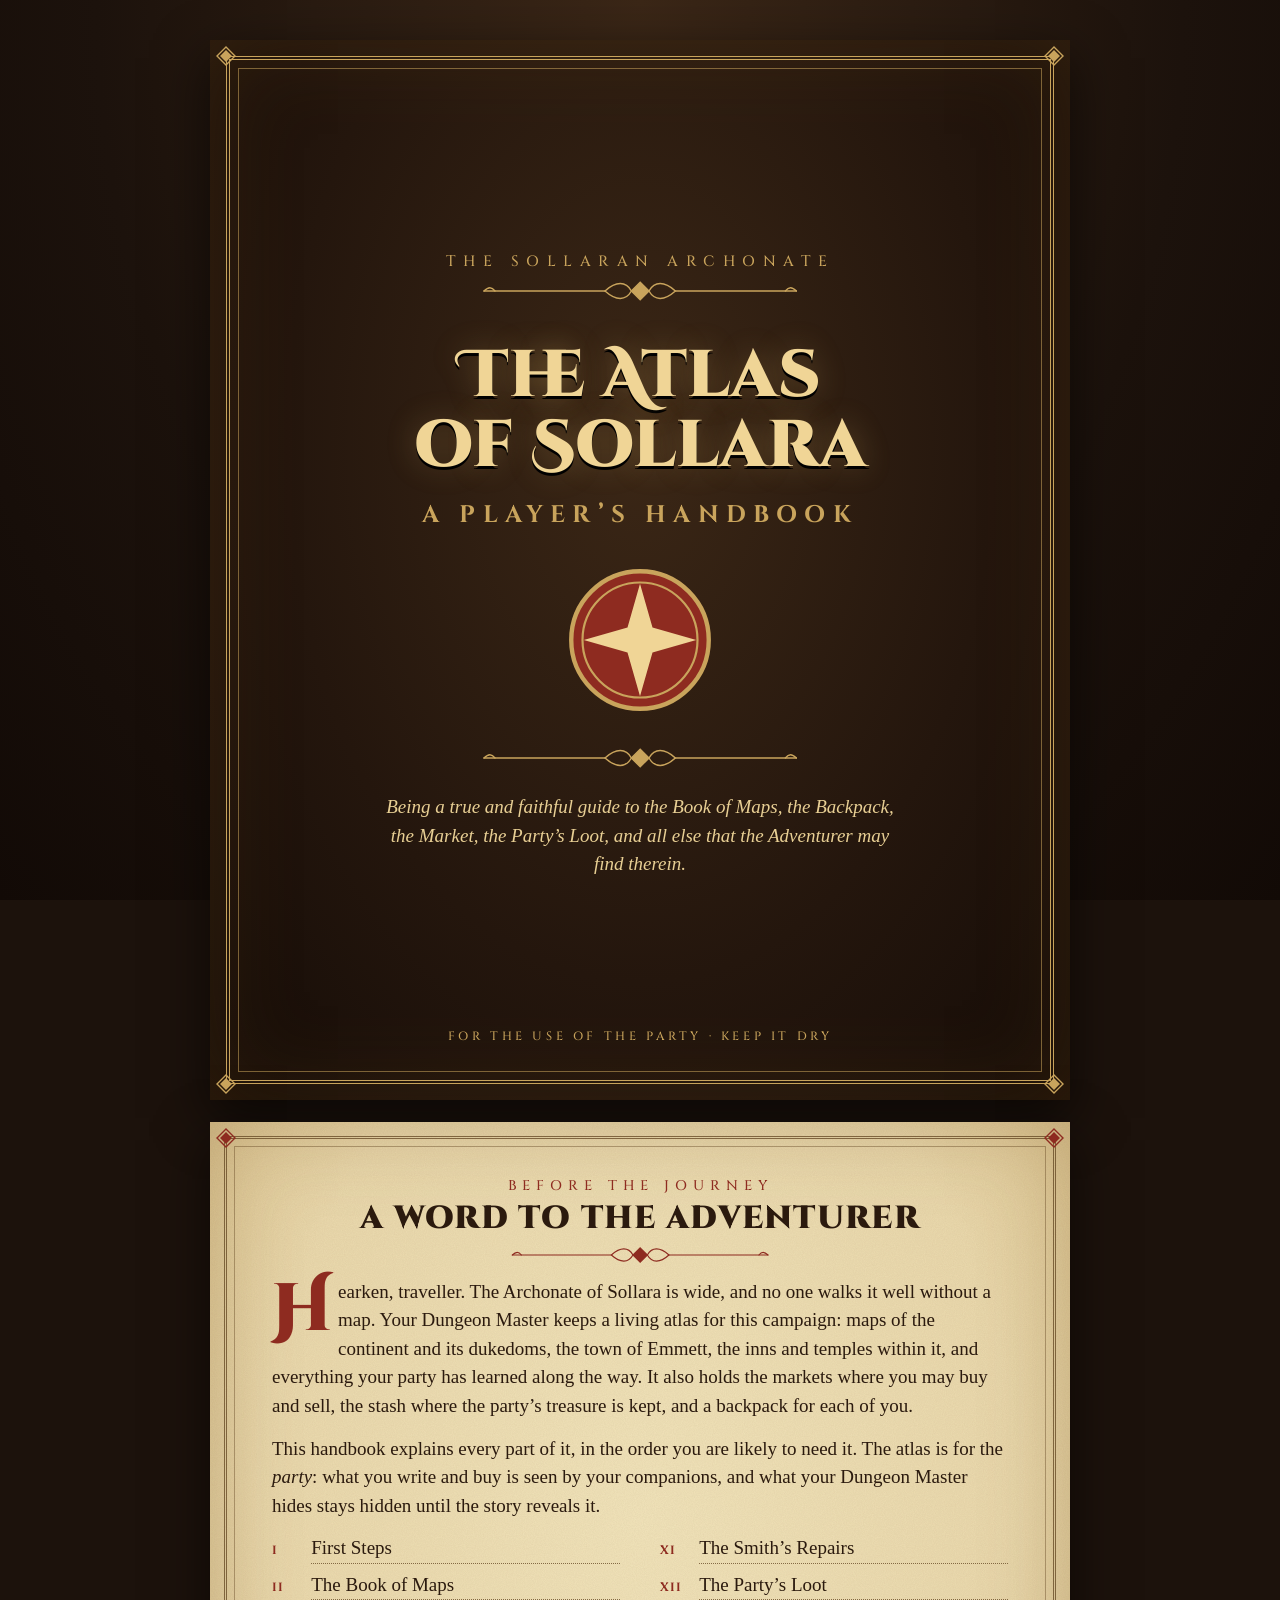
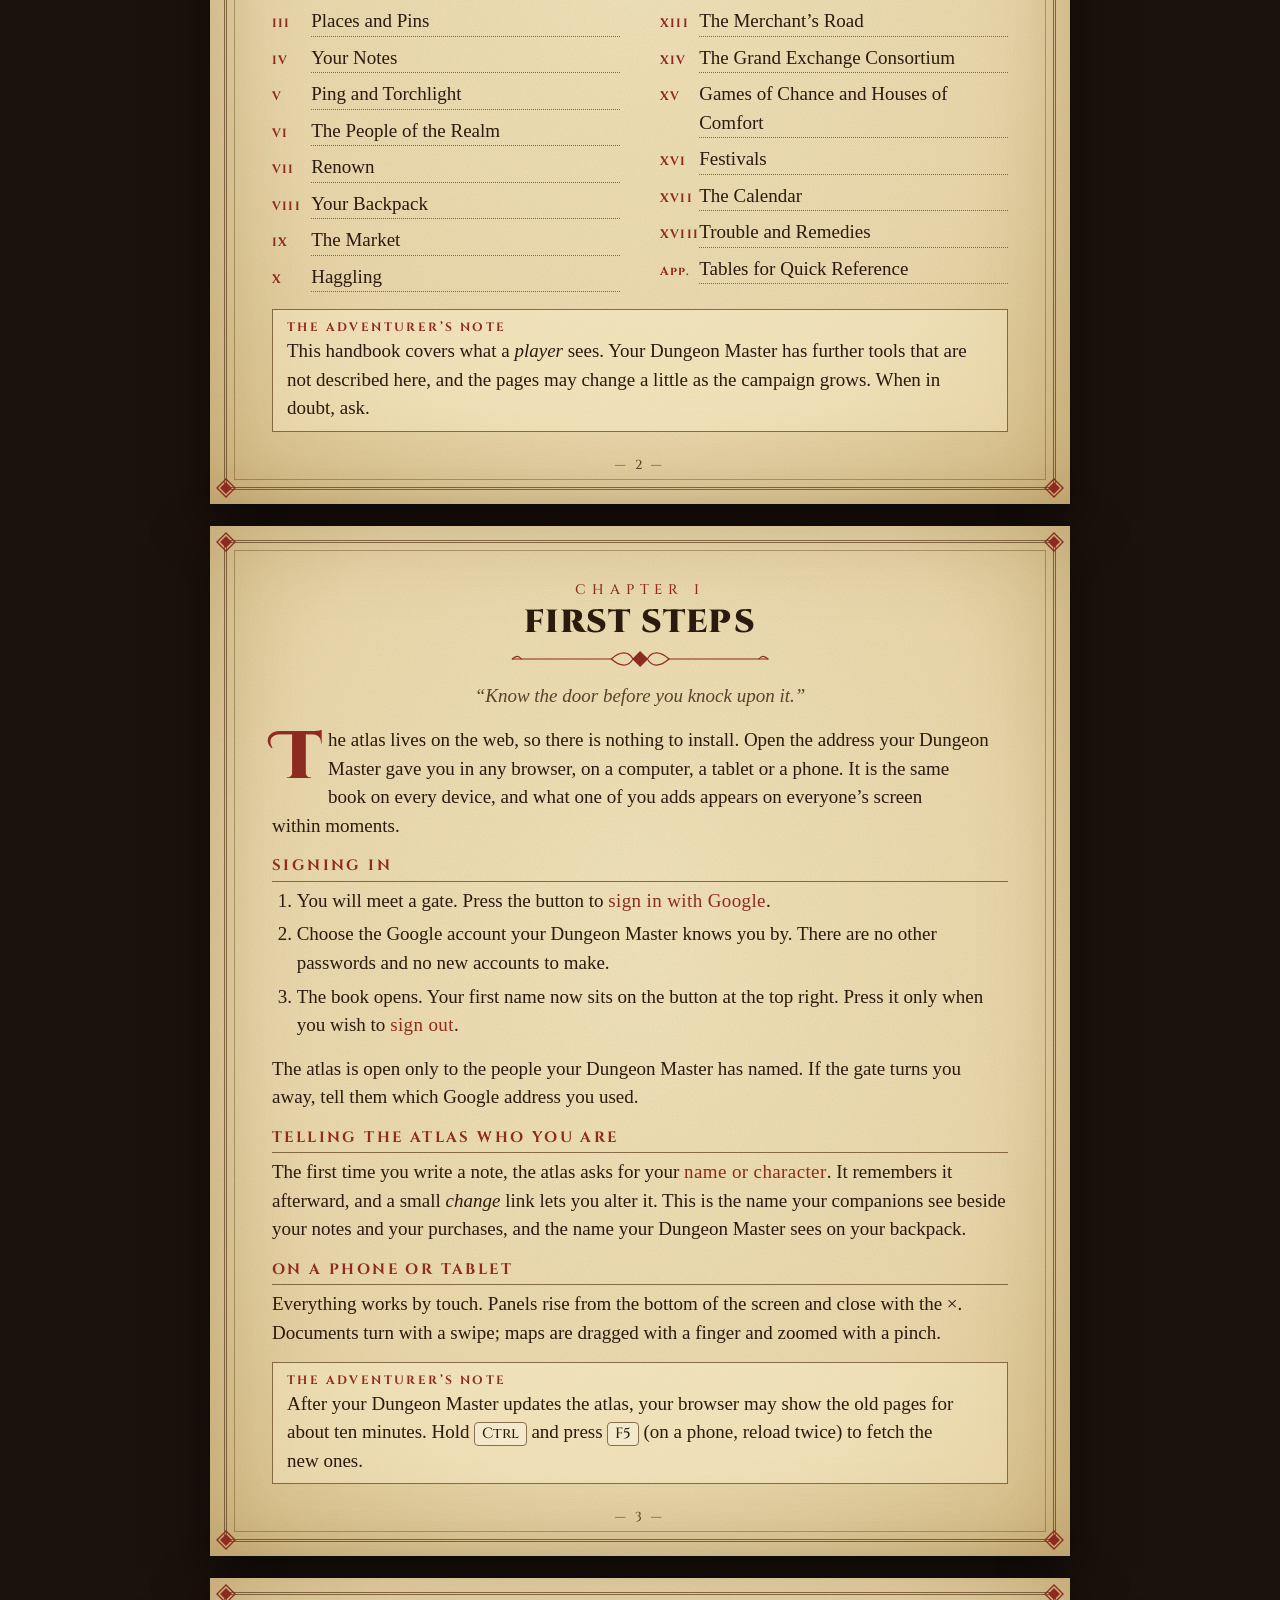
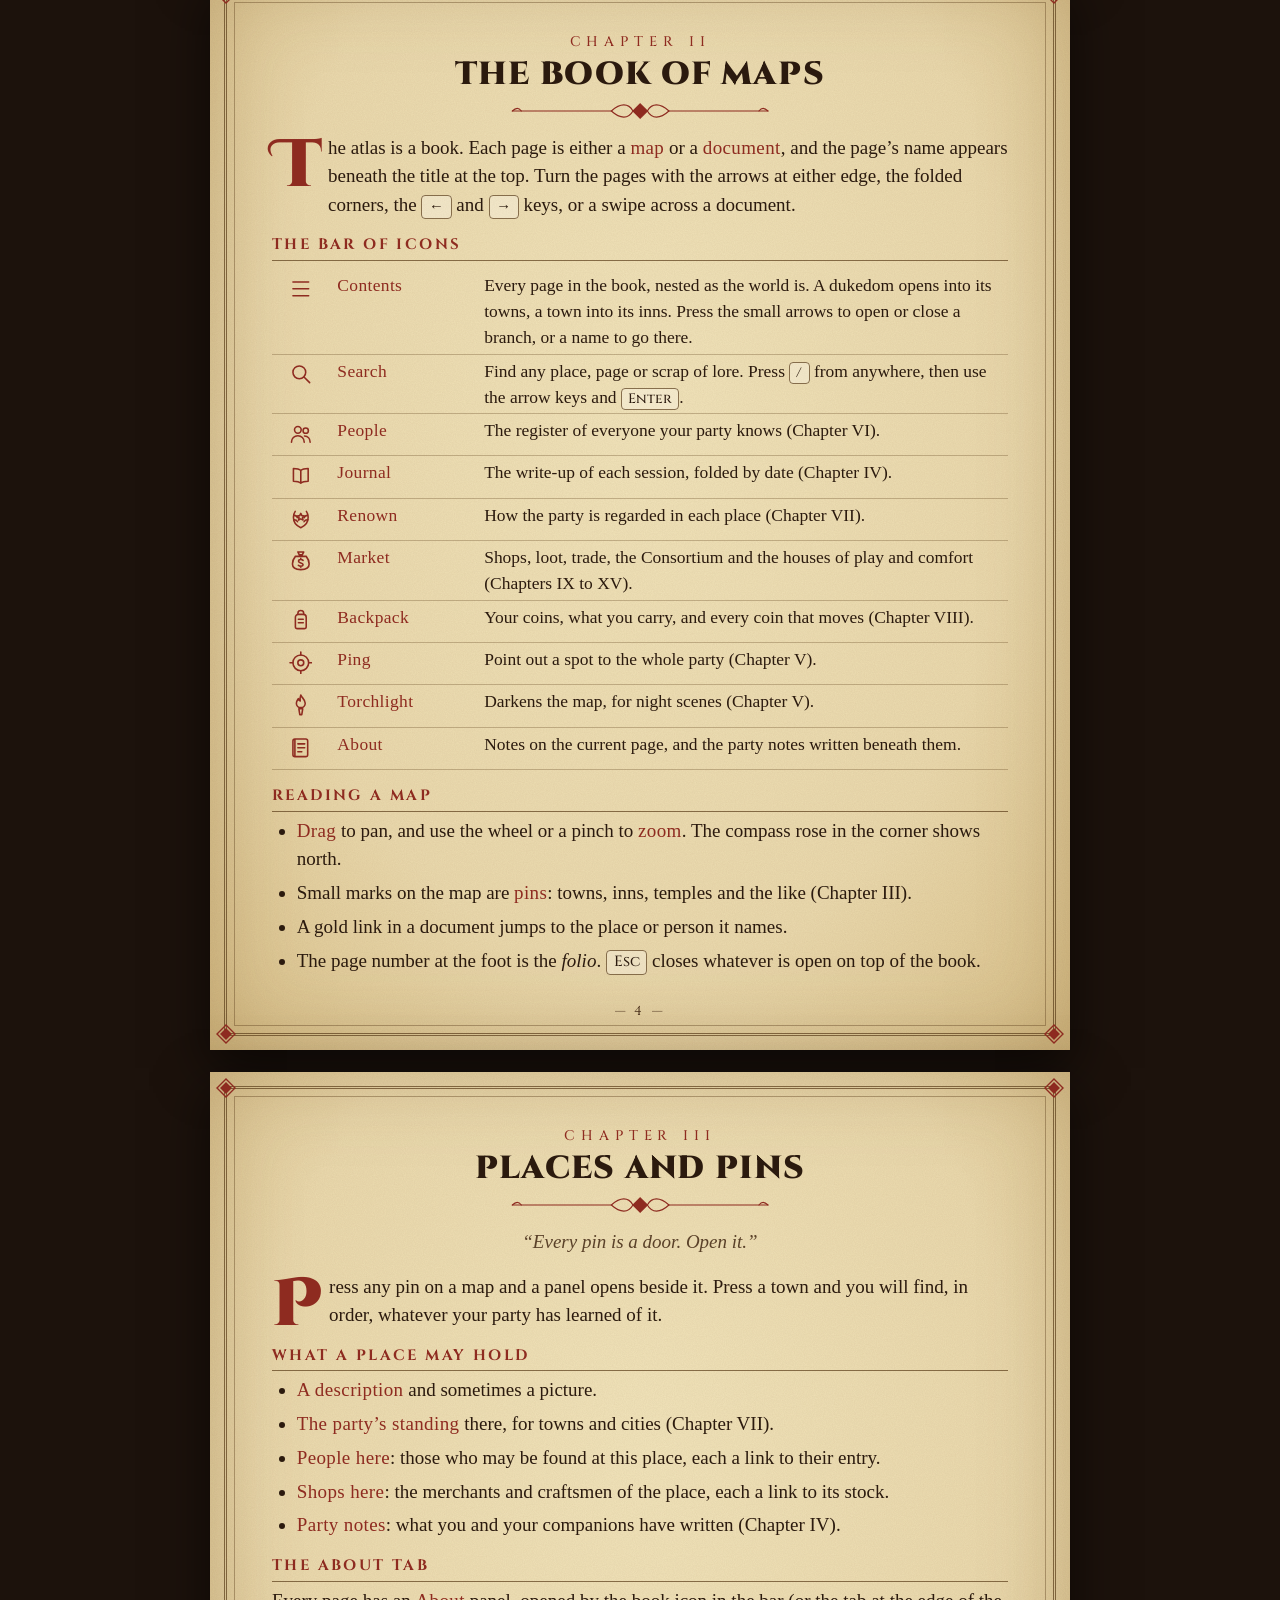
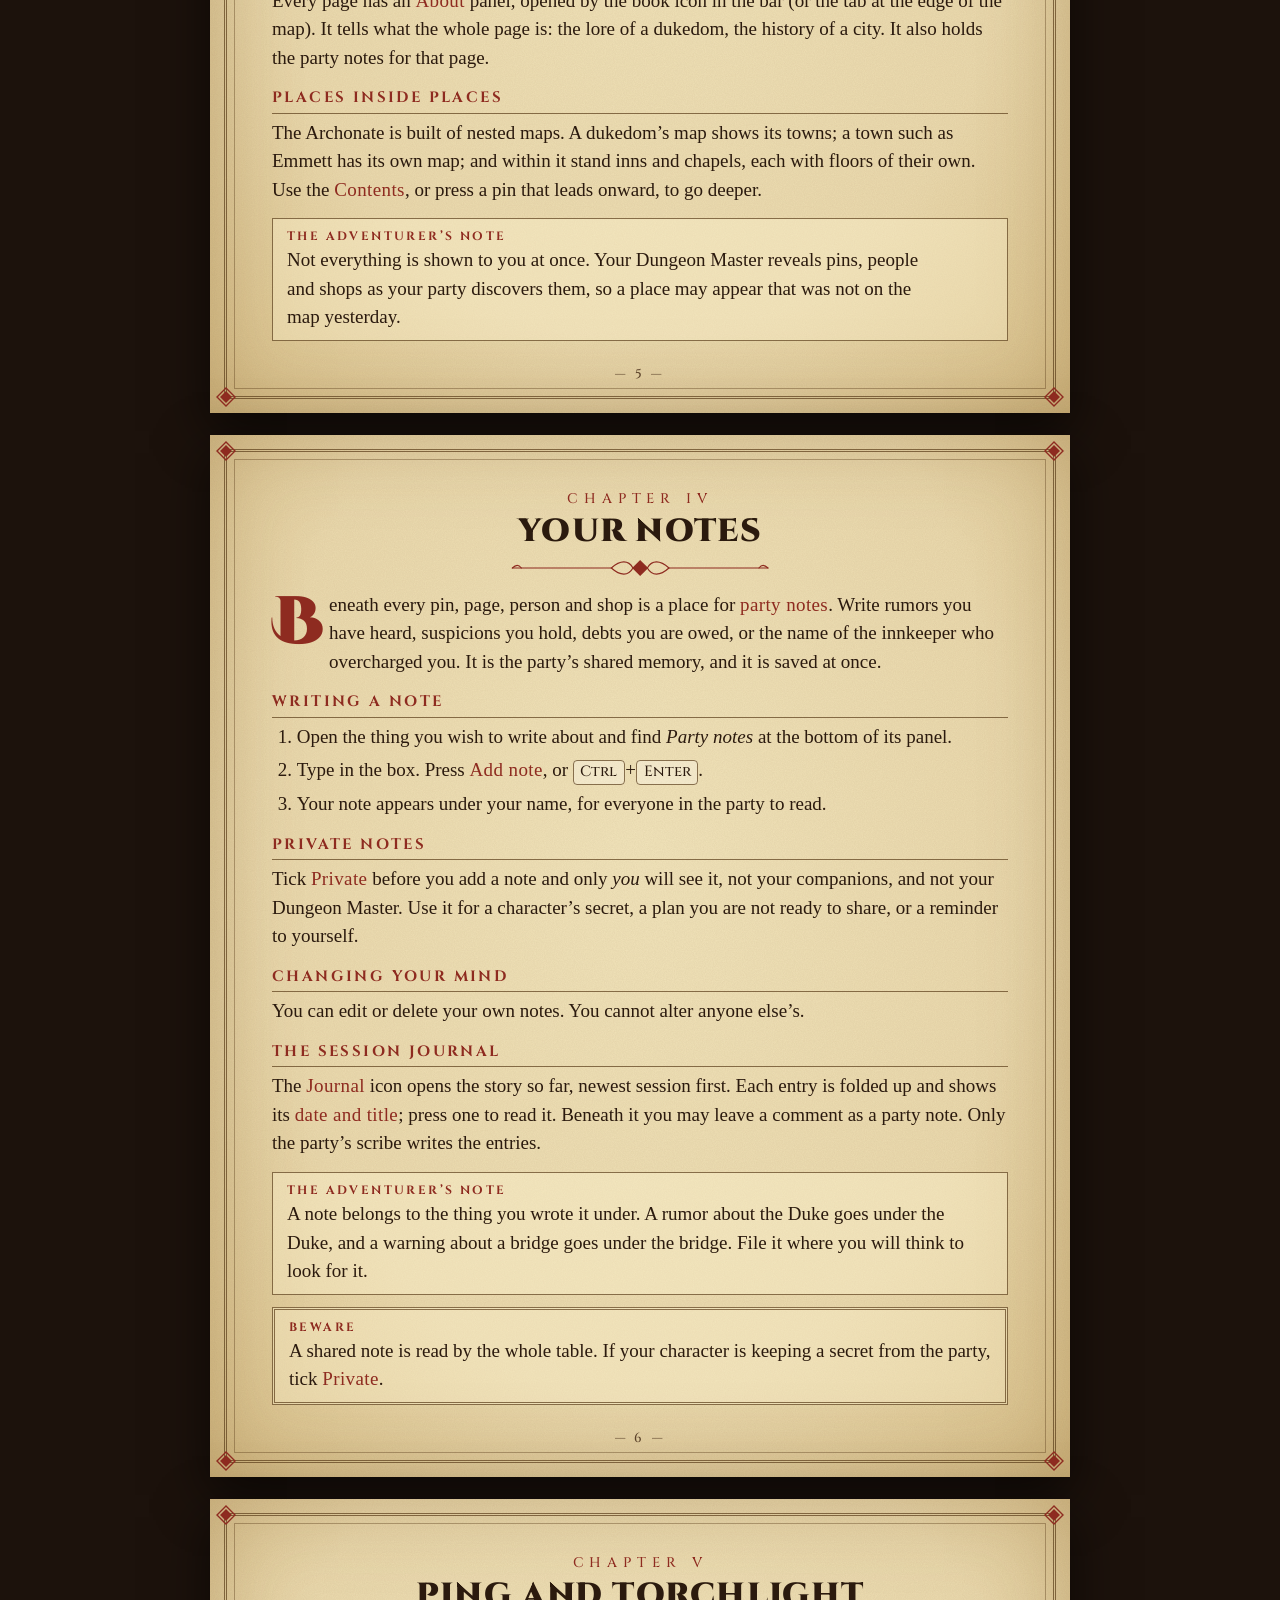
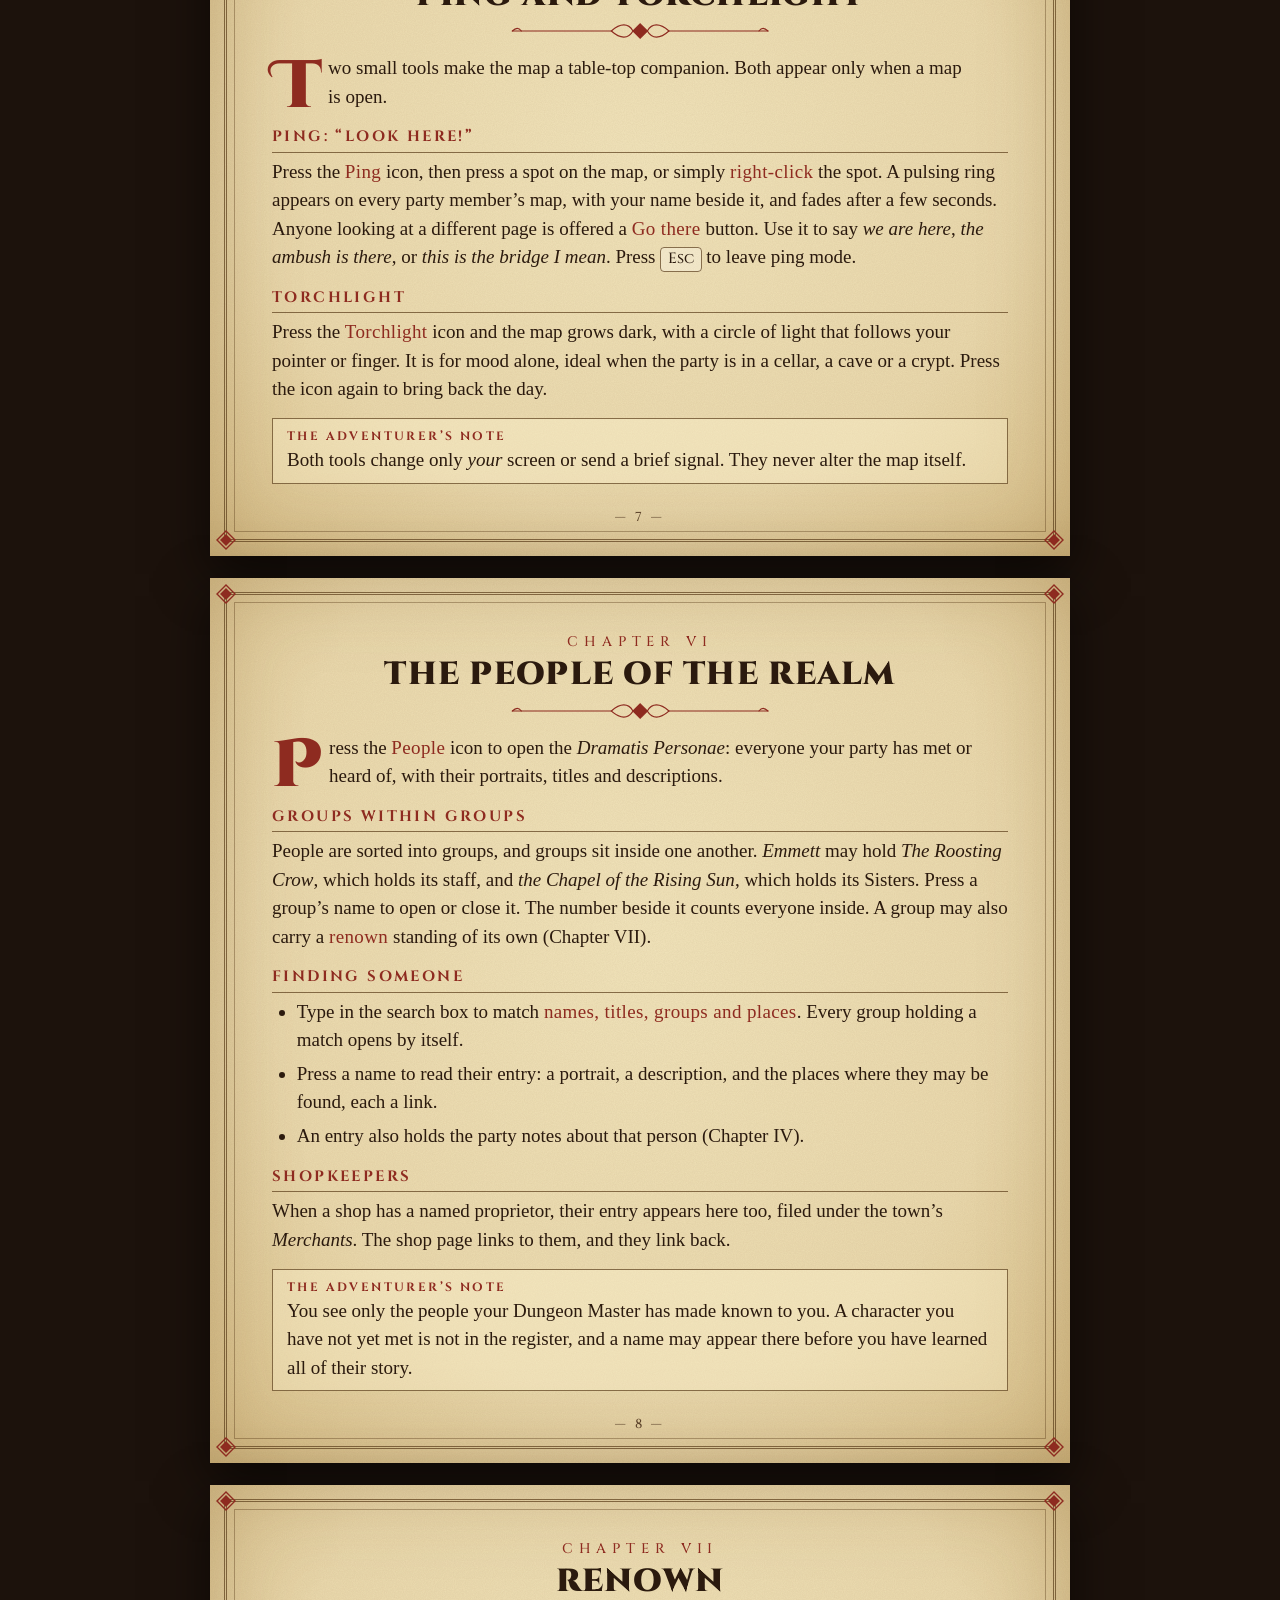
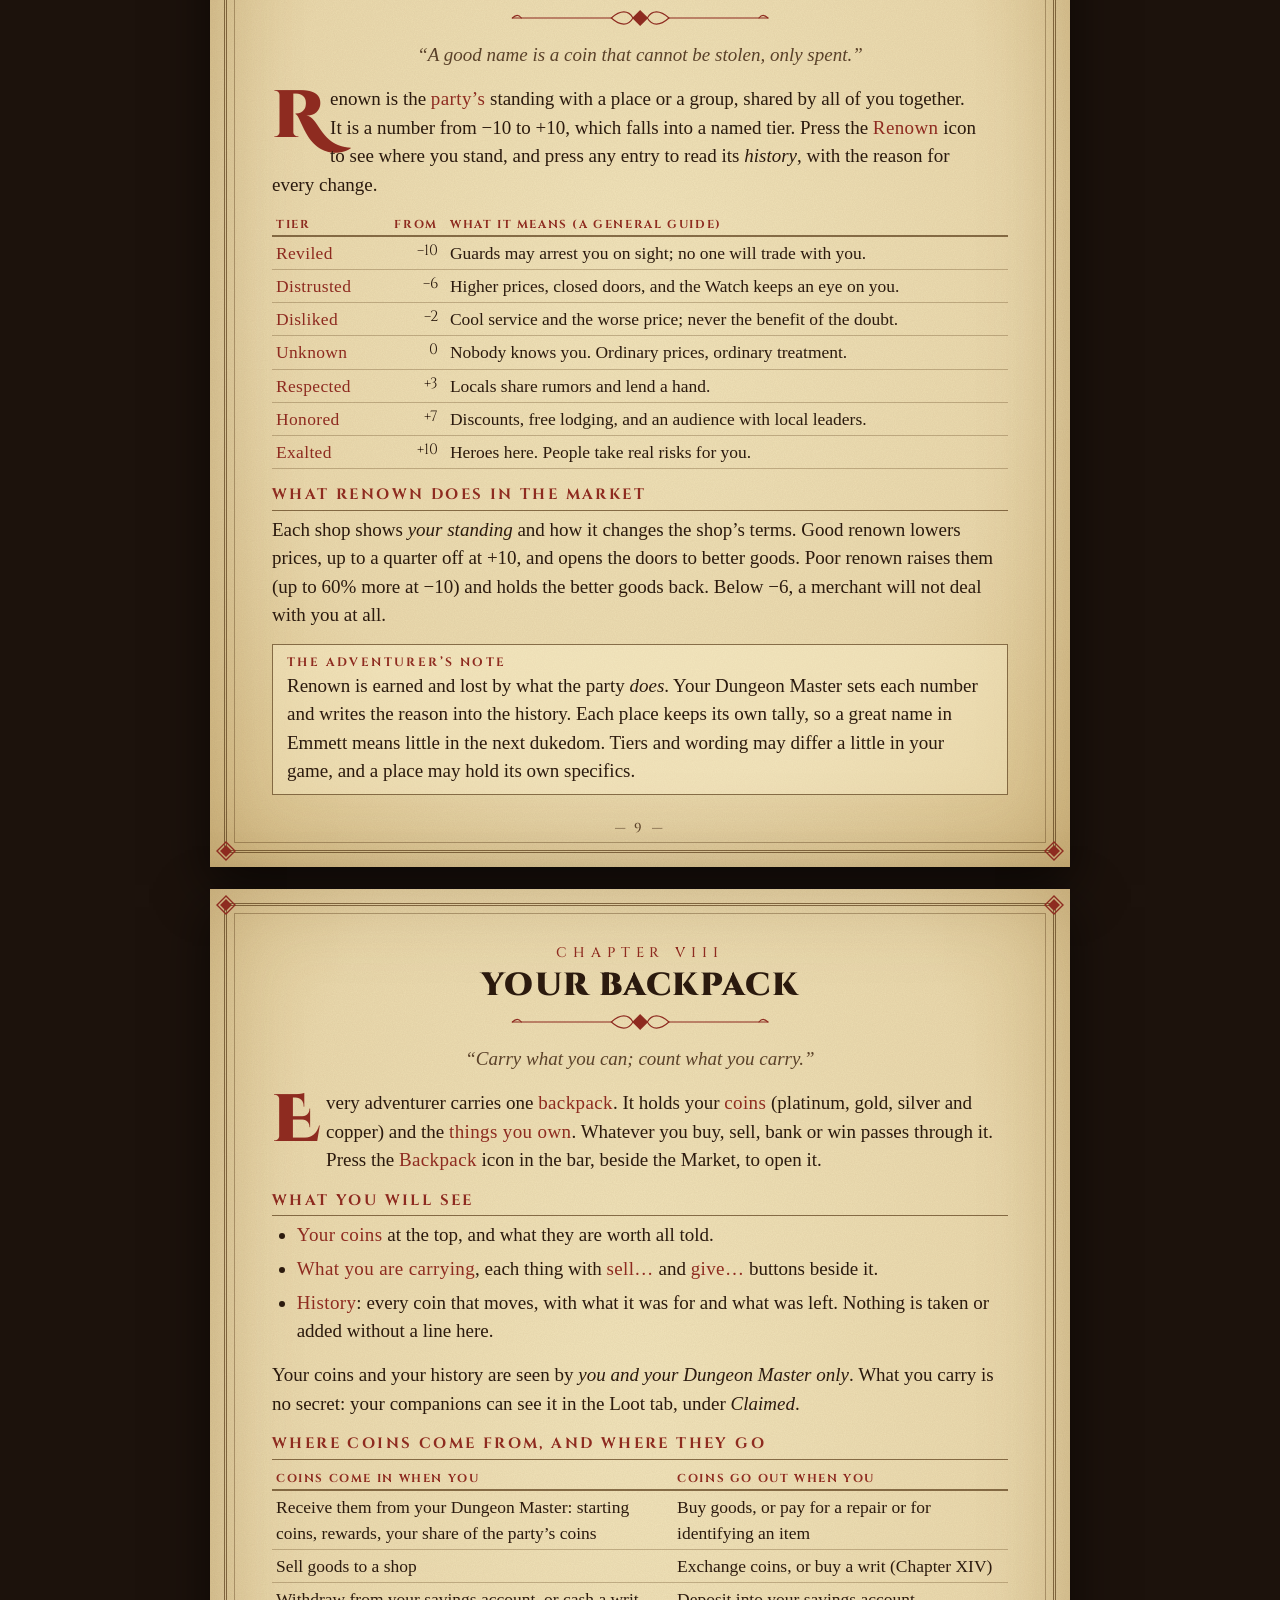
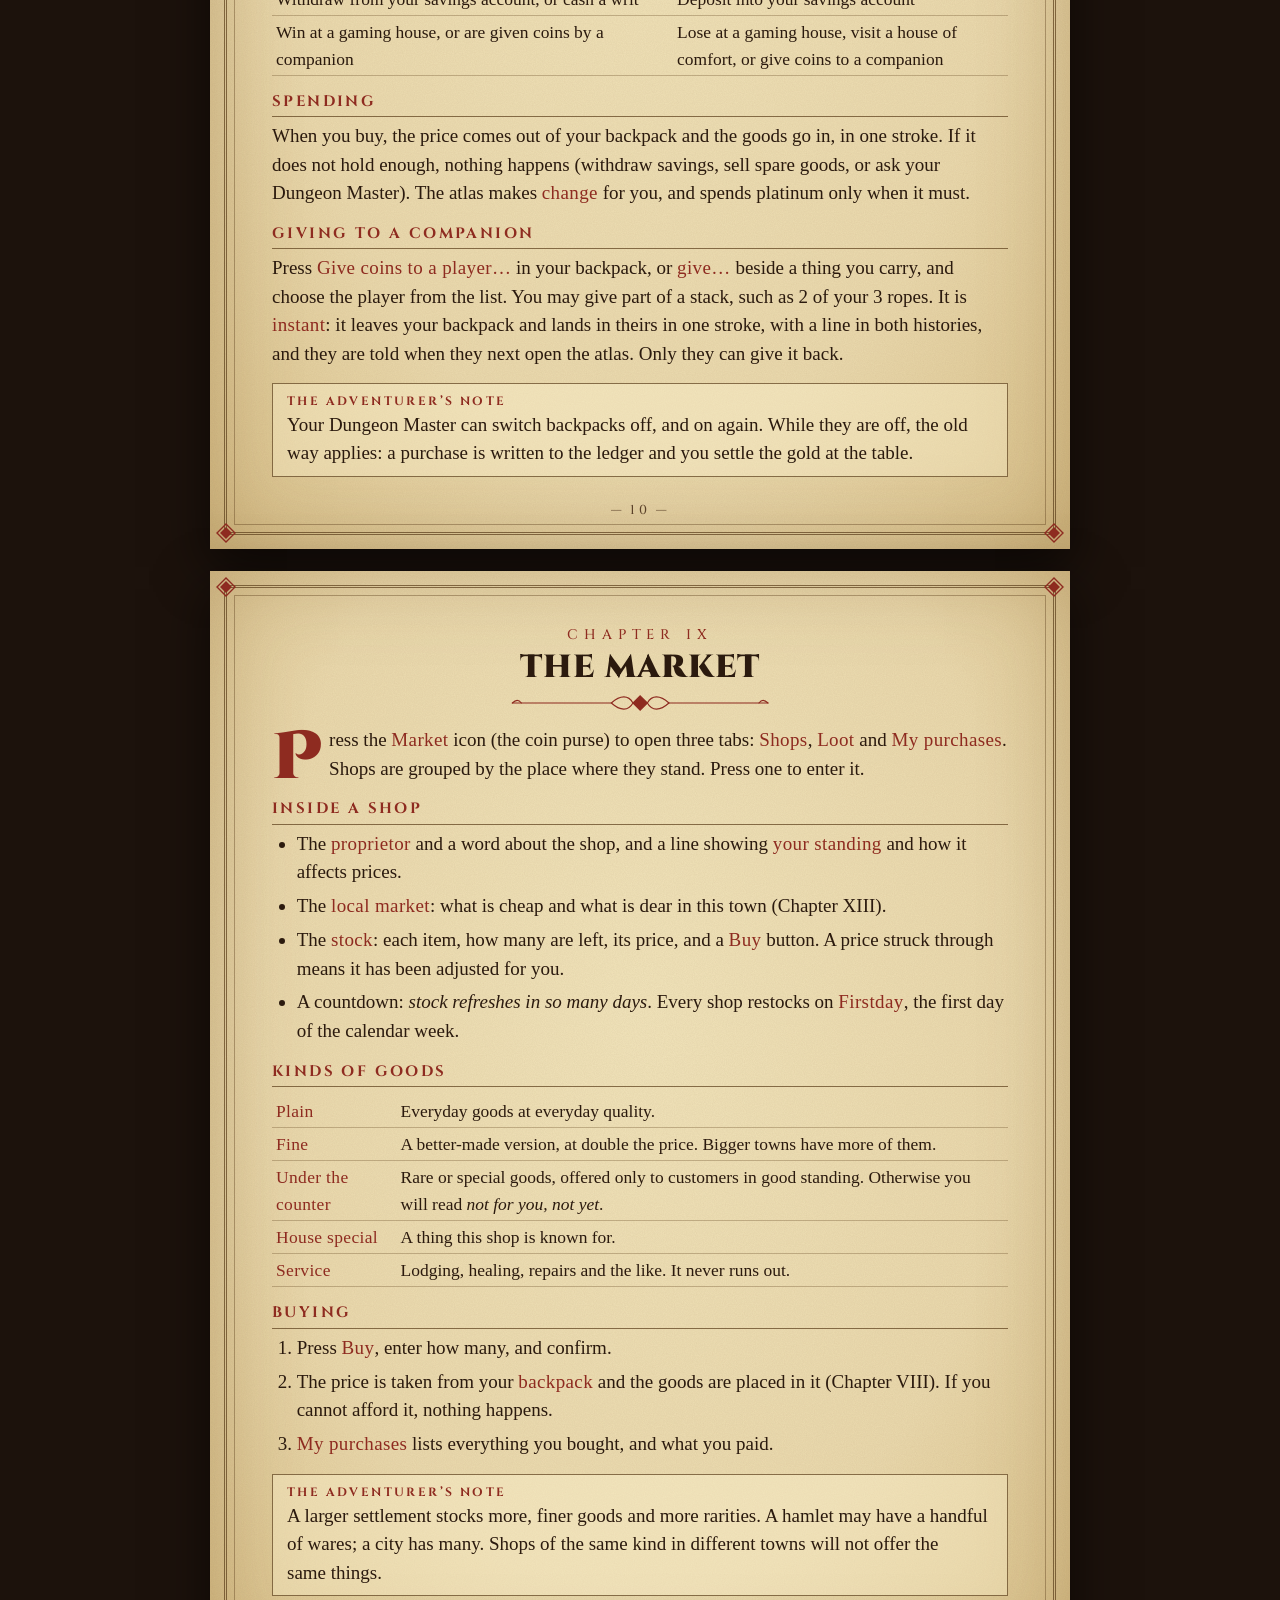
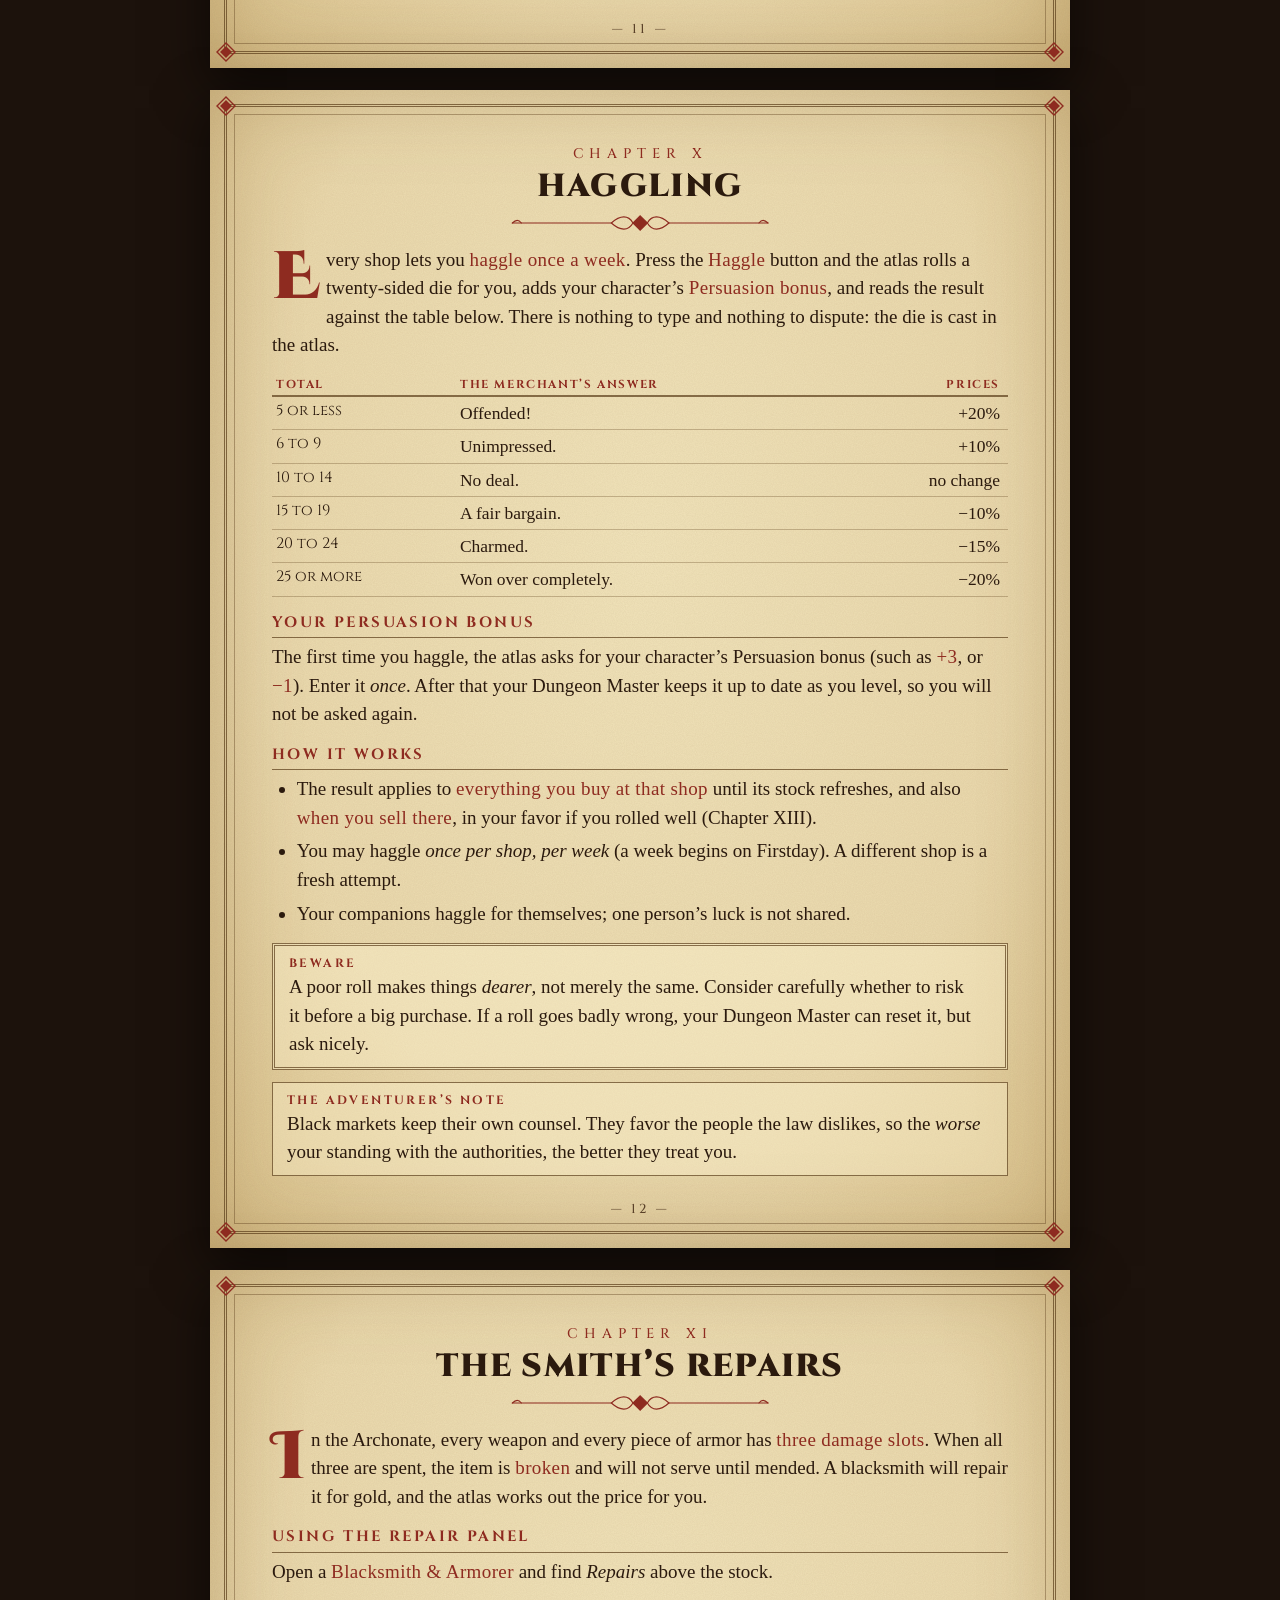
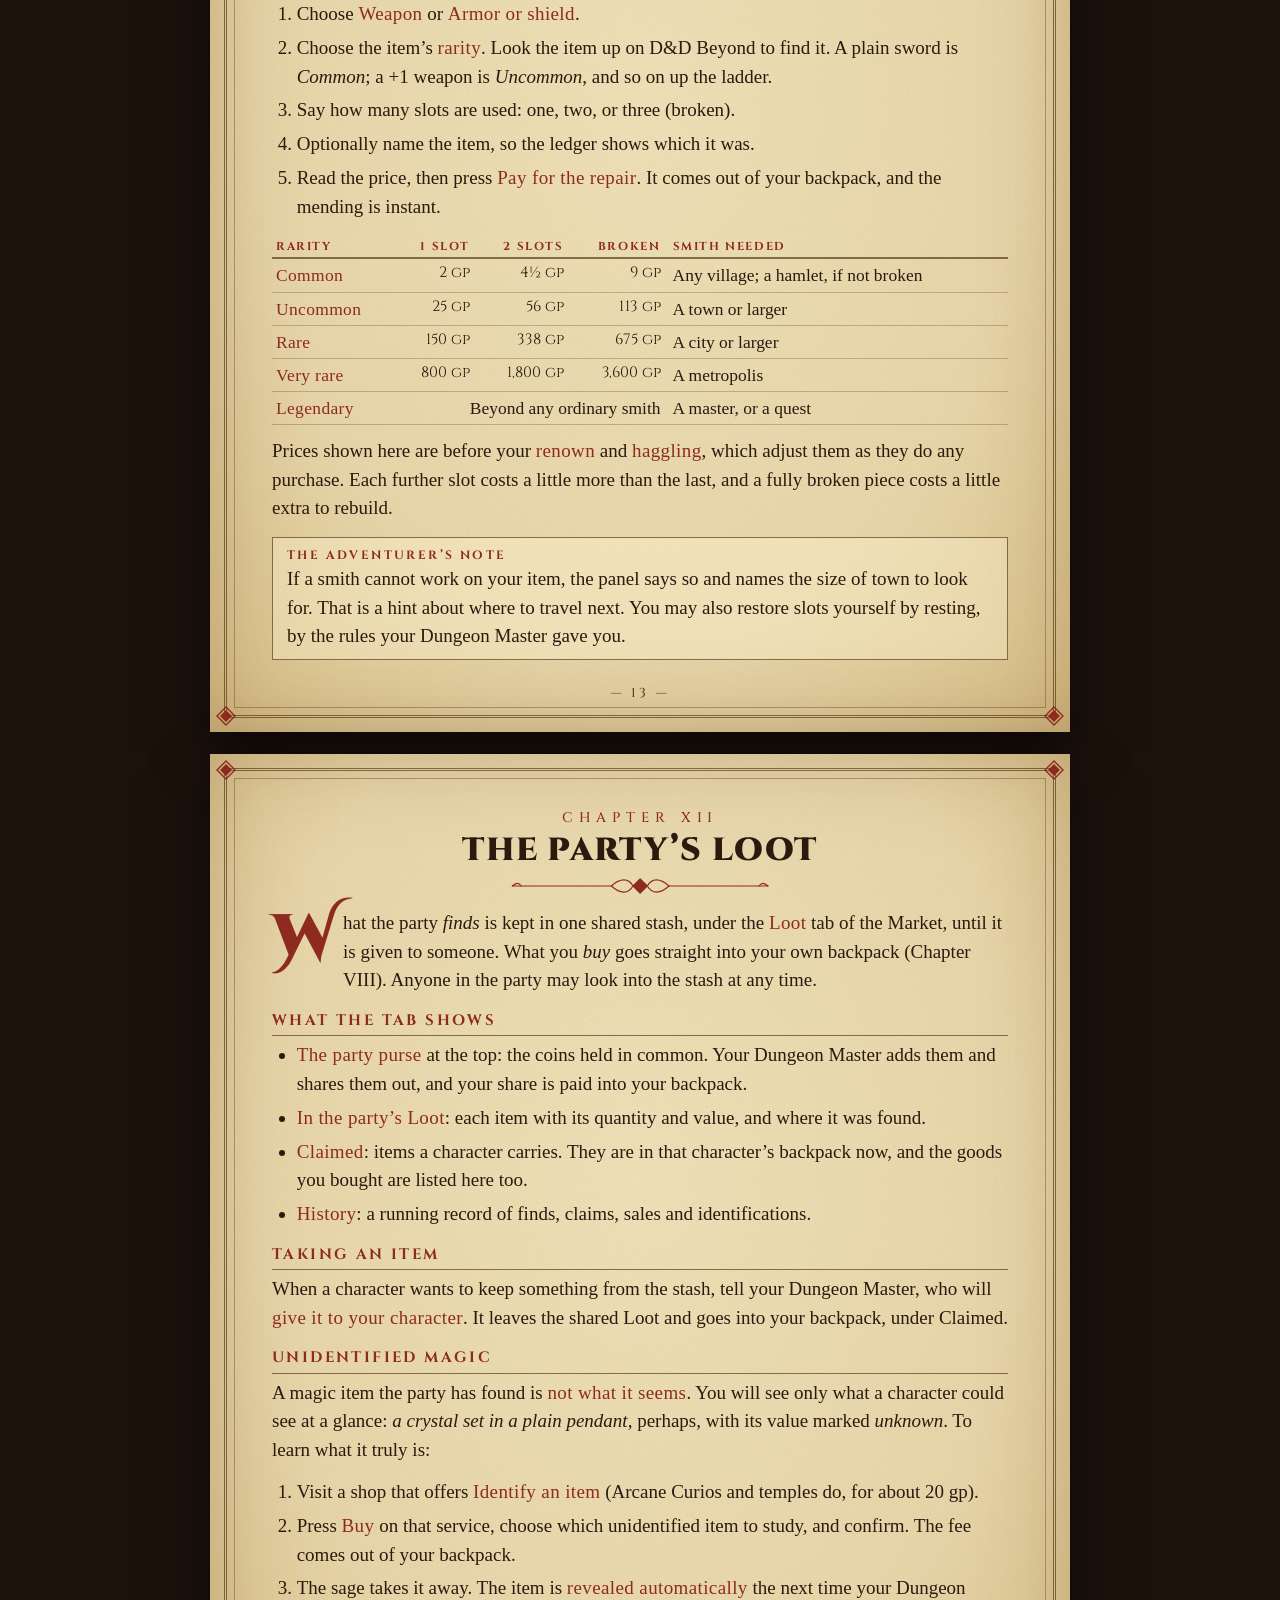
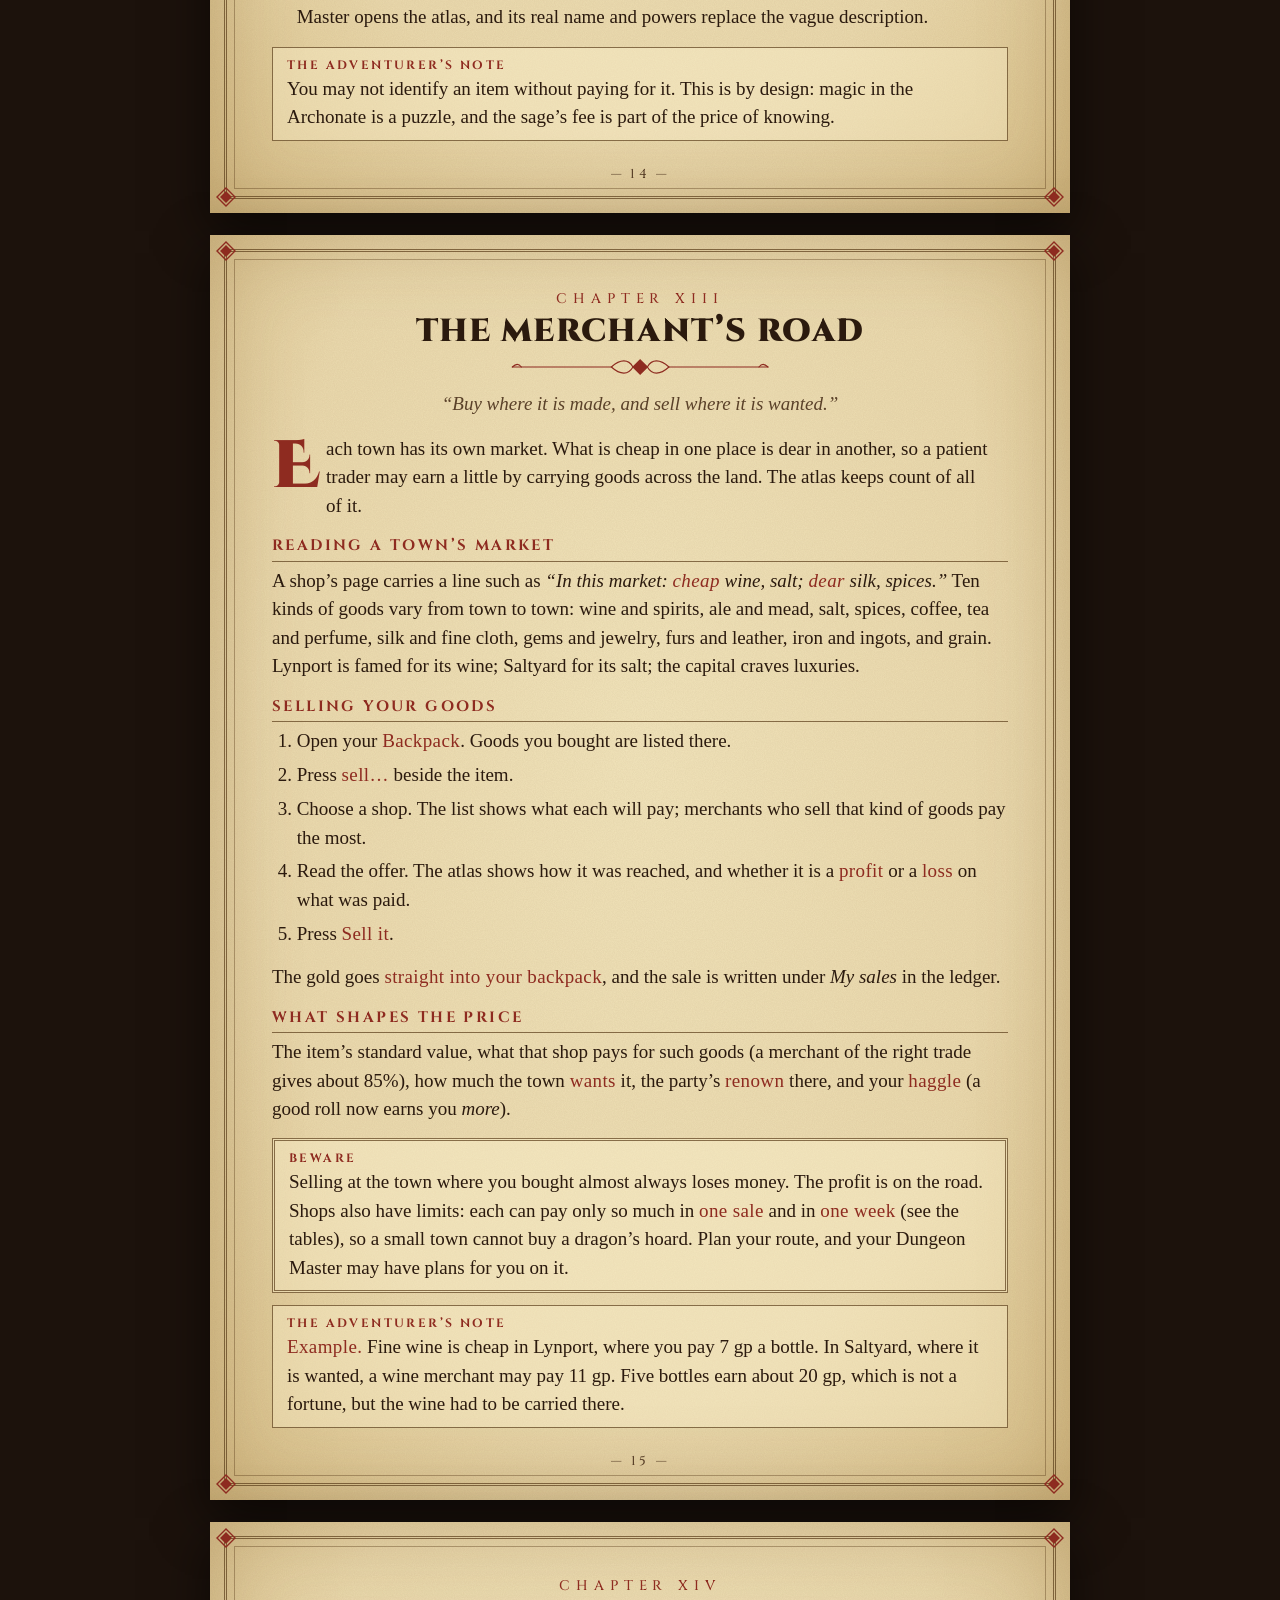
<file: guide.html>
<!doctype html>
<html lang="en">
<head>
<meta charset="utf-8">
<meta name="viewport" content="width=device-width, initial-scale=1">
<title>The Atlas of Sollara: A Player's Handbook</title>
<meta name="theme-color" content="#1c120c">
<link rel="preconnect" href="https://fonts.googleapis.com">
<link rel="preconnect" href="https://fonts.gstatic.com" crossorigin>
<link href="https://fonts.googleapis.com/css2?family=Cinzel:wght@500;700;900&family=Cinzel+Decorative:wght@700;900&family=IM+Fell+English:ital@0;1&family=IM+Fell+English+SC&display=swap" rel="stylesheet">
<style>
:root {
  --paper: #ead9ad; --paper-lo: #d9c18a; --ink: #2b1a0e; --ink-soft: #5a4129; --wax: #8e2b20; --gold: #c9a45c; --gold-hi: #f0d596; --leather: #1c120c;
  --rule: rgba(90, 60, 25, .7);
}
* { box-sizing: border-box; }
html { background: var(--leather); }
body {
  margin: 0; padding: 18px 0 40px; color: var(--ink); font: 400 19px/1.5 'IM Fell English', Georgia, serif;
  background: radial-gradient(ellipse at 50% 0%, #3a2616 0%, #1c120c 60%, #120a06 100%) fixed;
  -webkit-font-smoothing: antialiased;
}
svg.i { width: 1em; height: 1em; fill: none; stroke: currentColor; stroke-width: 1.6; stroke-linecap: round; stroke-linejoin: round; vertical-align: -.14em; }

/* ── a page of the book ───────────────────────────────────────── */
.sheet {
  position: relative; width: min(860px, calc(100vw - 20px)); margin: 22px auto; padding: 54px 62px 60px;
  background:
    url("data:image/svg+xml;utf8,<svg xmlns='http://www.w3.org/2000/svg' width='220' height='220'><filter id='n'><feTurbulence type='fractalNoise' baseFrequency='.9' numOctaves='2' seed='4'/><feColorMatrix values='0 0 0 0 .35  0 0 0 0 .22  0 0 0 0 .1  0 0 0 .13 0'/></filter><rect width='220' height='220' filter='url(%23n)'/></svg>"),
    radial-gradient(ellipse at 50% 40%, #f1e4bb 0%, var(--paper) 62%, var(--paper-lo) 100%);
  box-shadow: 0 18px 50px rgba(0, 0, 0, .6), inset 0 0 90px rgba(120, 80, 30, .28);
  counter-increment: sheet;
}
.sheet::before { content: ''; position: absolute; inset: 14px; border: 3px double var(--rule); pointer-events: none; }
.sheet::after { content: ''; position: absolute; inset: 24px; border: 1px solid rgba(90, 60, 25, .4); pointer-events: none; }
.knot { position: absolute; width: 22px; height: 22px; z-index: 2; color: var(--wax); }
.knot.tl { top: 5px; left: 5px; } .knot.tr { top: 5px; right: 5px; } .knot.bl { bottom: 5px; left: 5px; } .knot.br { bottom: 5px; right: 5px; }
.folio { position: absolute; left: 0; right: 0; bottom: 30px; text-align: center; font: 500 13px 'Cinzel', serif; letter-spacing: .25em; color: var(--ink-soft); }
.folio::before { content: '\2014  ' counter(sheet) '  \2014'; }

/* ── type ─────────────────────────────────────────────────────── */
h1, h2, h3, h4 { font-family: 'Cinzel', serif; font-weight: 700; margin: 0; color: var(--ink); }
.chapter-no { text-align: center; font: 500 14px 'Cinzel', serif; letter-spacing: .42em; text-transform: uppercase; color: var(--wax); }
h2.ch { text-align: center; font: 900 32px/1.15 'Cinzel', serif; letter-spacing: .04em; margin: 6px 0 4px; text-transform: uppercase; }
.rule { display: block; margin: 8px auto 14px; width: 62%; color: var(--wax); }
.epigraph { text-align: center; font-style: italic; color: var(--ink-soft); margin: 0 auto 16px; max-width: 34em; }
p { margin: 0 0 .75em; text-wrap: pretty; }
.chapter > p.lead::first-letter {
  font: 900 3.55em/.82 'Cinzel Decorative', serif; color: var(--wax); float: left; padding: .06em .09em 0 0;
}
h3 { font-size: 15px; letter-spacing: .16em; text-transform: uppercase; margin: 15px 0 5px; color: var(--wax); border-bottom: 1px solid var(--rule); padding-bottom: 3px; }
ul, ol { margin: 0 0 .8em; padding-left: 1.3em; } li { margin-bottom: .28em; }
b, strong { font-weight: 400; color: var(--wax); font-family: 'IM Fell English SC', 'IM Fell English', serif; letter-spacing: .02em; }
em { color: var(--ink); }
kbd { font: 500 .78em 'Cinzel', serif; padding: .08em .45em; border: 1px solid var(--rule); border-radius: 4px; background: rgba(255, 255, 255, .28); white-space: nowrap; }
.num { font-family: 'Cinzel', serif; font-size: .86em; }

.note, .warn { margin: 12px 0; padding: 9px 14px 8px; border: 1px solid var(--rule); background: rgba(255, 245, 210, .34); position: relative; }
.note::before, .warn::before { content: 'The Adventurer\2019s Note'; display: block; font: 700 12px 'Cinzel', serif; letter-spacing: .2em; text-transform: uppercase; color: var(--wax); margin-bottom: 2px; }
.warn { border-style: double; border-width: 3px; }
.warn::before { content: 'Beware'; }
.note p:last-child, .warn p:last-child { margin-bottom: 0; }

table { width: 100%; border-collapse: collapse; margin: 8px 0 12px; font-size: .92em; }
th { font: 700 11.5px 'Cinzel', serif; letter-spacing: .14em; text-transform: uppercase; text-align: left; color: var(--wax); border-bottom: 2px solid var(--rule); padding: 3px 8px 3px 4px; }
td { padding: 3px 8px 3px 4px; border-bottom: 1px solid rgba(90, 60, 25, .3); vertical-align: top; }
td.r, th.r { text-align: right; }
.two { display: grid; grid-template-columns: 1fr 1fr; gap: 0 28px; }
.icons td:first-child { width: 2.6em; text-align: center; font-size: 1.35em; color: var(--wax); }
.icons td:nth-child(2) { white-space: nowrap; width: 8.4em; }

/* ── cover ────────────────────────────────────────────────────── */
.cover { background: radial-gradient(ellipse at 50% 38%, #3b2716 0%, #24160d 58%, #150c07 100%); color: var(--gold-hi); min-height: 1060px; display: flex; flex-direction: column; align-items: center; justify-content: center; text-align: center; padding: 70px 70px; }
.cover::before { border: 4px double var(--gold); inset: 16px; } .cover::after { border: 1px solid rgba(201, 164, 92, .55); inset: 28px; }
.cover .knot { color: var(--gold); }
.cover .small { font: 500 15px 'Cinzel', serif; letter-spacing: .5em; text-transform: uppercase; color: var(--gold); }
.cover h1 { font: 900 66px/1.05 'Cinzel Decorative', serif; color: var(--gold-hi); margin: 26px 0 10px; text-shadow: 0 3px 0 #000, 0 0 30px rgba(201, 164, 92, .3); }
.cover .sub { font: 700 24px 'Cinzel', serif; letter-spacing: .3em; text-transform: uppercase; color: var(--gold); margin: 8px 0 10px; }
.cover .seal { width: 150px; height: 150px; margin: 24px 0; color: var(--gold); }
.cover .seal circle { fill: #8e2b20; stroke: var(--gold); stroke-width: .7; } .cover .seal path { fill: var(--gold-hi); stroke: none; }
.cover p { max-width: 28em; font-style: italic; color: #e8cf94; margin: 10px auto; }
.cover .base { position: absolute; left: 0; right: 0; bottom: 56px; font: 500 12px 'Cinzel', serif; letter-spacing: .3em; text-transform: uppercase; color: var(--gold); }
.cover .rule { color: var(--gold); }
.cover .folio { display: none; }

/* ── contents ─────────────────────────────────────────────────── */
.toc { list-style: none; padding: 0; margin: 14px 0; columns: 2; column-gap: 40px; }
.toc li { break-inside: avoid; margin: 0 0 7px; display: flex; gap: 8px; align-items: baseline; }
.toc a { color: var(--ink); text-decoration: none; flex: 1; border-bottom: 1px dotted var(--rule); }
.toc a:hover { color: var(--wax); }
.toc .n { font: 700 12px 'Cinzel', serif; color: var(--wax); letter-spacing: .1em; width: 2.6em; }

@media (max-width: 720px) {
  body { font-size: 17.5px; }
  .sheet { padding: 40px 24px 52px; }
  h2.ch { font-size: 24px; } .cover h1 { font-size: 40px; } .cover .sub { font-size: 17px; letter-spacing: .2em; }
  .toc { columns: 1; } .two { grid-template-columns: 1fr; }
  .cover { min-height: 780px; padding: 50px 28px; }
}

/* ── printing: every sheet becomes one Letter page ────────────── */
@page { size: Letter; margin: 0; }
@media print {
  html, body { background: #fff !important; }
  body { padding: 0; font-size: 11.4pt; line-height: 1.38; -webkit-print-color-adjust: exact; print-color-adjust: exact; }
  .sheet { width: 8.5in; height: 11in; margin: 0; padding: .62in .78in .7in; box-shadow: none; break-after: page; page-break-after: always; overflow: hidden; }
  .sheet:last-child { break-after: auto; page-break-after: auto; }
  .sheet::before { inset: .24in; } .sheet::after { inset: .34in; }
  .cover { min-height: 0; }
  h2.ch { font-size: 26pt; } .cover h1 { font-size: 54pt; }
  .folio { bottom: .5in; }
  h3 { margin-top: 10px; } .note, .warn { margin: 8px 0; } p { margin-bottom: .55em; }
}
</style>
</head>
<body>

<svg width="0" height="0" style="position:absolute" aria-hidden="true">
  <defs>
    <symbol id="fl" viewBox="0 0 300 20"><g fill="none" stroke="currentColor" stroke-width="1.3" stroke-linecap="round">
      <path d="M8 10H118M182 10H292"/><path d="M118 10c10-9 19-9 24 0-5 9-14 9-24 0zM182 10c-10-9-19-9-24 0 5 9 14 9 24 0z"/>
      <path d="M150 2l8 8-8 8-8-8z" fill="currentColor"/><path d="M8 10c4-4 7-4 10 0M292 10c-4-4-7-4-10 0"/></g></symbol>
    <symbol id="kn" viewBox="0 0 22 22"><g fill="none" stroke="currentColor" stroke-width="1.4"><path d="M11 2l9 9-9 9-9-9z"/><path d="M11 6l5 5-5 5-5-5z" fill="currentColor"/></g></symbol>
    <symbol id="seal" viewBox="0 0 24 24"><circle cx="12" cy="12" r="11" fill="#8e2b20" stroke="#c9a45c" stroke-width=".7"/><circle cx="12" cy="12" r="9.2" fill="none" stroke="#c9a45c" stroke-width=".35"/><path d="M12 3l2 7 7 2-7 2-2 7-2-7-7-2 7-2z" fill="#f0d596"/></symbol>
    <symbol id="d20" viewBox="0 0 24 24"><path d="M12 2l9 5v10l-9 5-9-5V7zM12 7l5 8H7zM12 2v5M3 7l4 8M21 7l-4 8M12 22l-5-7M12 22l5-7"/></symbol>
    <symbol id="coins" viewBox="0 0 24 24"><ellipse cx="12" cy="6.5" rx="7" ry="3"/><path d="M5 6.5v4c0 1.7 3.1 3 7 3s7-1.3 7-3v-4M5 10.5v4c0 1.7 3.1 3 7 3s7-1.3 7-3v-4"/></symbol>
    <symbol id="anvil" viewBox="0 0 24 24"><path d="M3 8h14c2.5 0 3.6 1.6 4.5 3-2 0-4 .6-5 2.2L15 15h-3v3h4v2.5H7V18h4v-3H9c-.8-2-2.4-4-6-4z"/></symbol>
    <symbol id="flask" viewBox="0 0 24 24"><path d="M9 3h6M10 3v6l-5.2 9.2A2 2 0 0 0 6.5 21h11a2 2 0 0 0 1.7-2.8L14 9V3M7.5 15h9"/></symbol>
    <symbol id="compass" viewBox="0 0 24 24"><circle cx="12" cy="12" r="9"/><path d="M12 5l2.3 6.7L12 19l-2.3-7.3zM12 1v2M12 21v2M1 12h2M21 12h2"/></symbol>
    <symbol id="scroll" viewBox="0 0 24 24"><path d="M6 3h11a2 2 0 0 1 2 2v13a3 3 0 0 1-3 3H8a3 3 0 0 1-3-3V6a3 3 0 0 1 1-3zM9 8h7M9 12h7M9 16h4"/></symbol>
  </defs>
</svg>

<!-- ═══════════ COVER ═══════════ -->
<section class="sheet cover" id="top">
  <svg class="knot tl"><use href="#kn"/></svg><svg class="knot tr"><use href="#kn"/></svg><svg class="knot bl"><use href="#kn"/></svg><svg class="knot br"><use href="#kn"/></svg>
  <div class="small">The Sollaran Archonate</div>
  <svg class="rule" viewBox="0 0 300 20" width="320" height="22"><use href="#fl"/></svg>
  <h1>The Atlas<br>of Sollara</h1>
  <div class="sub">A Player&rsquo;s Handbook</div>
  <svg class="seal" viewBox="0 0 24 24"><use href="#seal"/></svg>
  <svg class="rule" viewBox="0 0 300 20" width="320" height="22"><use href="#fl"/></svg>
  <p>Being a true and faithful guide to the Book of Maps, the Backpack, the Market, the Party&rsquo;s Loot, and all else that the Adventurer may find therein.</p>
  <div class="base">For the use of the Party &middot; Keep it dry</div>
</section>

<!-- ═══════════ CONTENTS ═══════════ -->
<section class="sheet" id="contents">
  <svg class="knot tl"><use href="#kn"/></svg><svg class="knot tr"><use href="#kn"/></svg><svg class="knot bl"><use href="#kn"/></svg><svg class="knot br"><use href="#kn"/></svg>
  <div class="chapter">
    <div class="chapter-no">Before the Journey</div>
    <h2 class="ch">A Word to the Adventurer</h2>
    <svg class="rule" viewBox="0 0 300 20" width="260" height="18"><use href="#fl"/></svg>
    <p class="lead">Hearken, traveller. The Archonate of Sollara is wide, and no one walks it well without a map. Your Dungeon Master keeps a living atlas for this campaign: maps of the continent and its dukedoms, the town of Emmett, the inns and temples within it, and everything your party has learned along the way. It also holds the markets where you may buy and sell, the stash where the party&rsquo;s treasure is kept, and a backpack for each of you.</p>
    <p>This handbook explains every part of it, in the order you are likely to need it. The atlas is for the <em>party</em>: what you write and buy is seen by your companions, and what your Dungeon Master hides stays hidden until the story reveals it.</p>
    <ol class="toc">
      <li><span class="n">I</span><a href="#c1">First Steps</a></li>
      <li><span class="n">II</span><a href="#c2">The Book of Maps</a></li>
      <li><span class="n">III</span><a href="#c3">Places and Pins</a></li>
      <li><span class="n">IV</span><a href="#c4">Your Notes</a></li>
      <li><span class="n">V</span><a href="#c5">Ping and Torchlight</a></li>
      <li><span class="n">VI</span><a href="#c6">The People of the Realm</a></li>
      <li><span class="n">VII</span><a href="#c7">Renown</a></li>
      <li><span class="n">VIII</span><a href="#c8">Your Backpack</a></li>
      <li><span class="n">IX</span><a href="#c9">The Market</a></li>
      <li><span class="n">X</span><a href="#c10">Haggling</a></li>
      <li><span class="n">XI</span><a href="#c11">The Smith&rsquo;s Repairs</a></li>
      <li><span class="n">XII</span><a href="#c12">The Party&rsquo;s Loot</a></li>
      <li><span class="n">XIII</span><a href="#c13">The Merchant&rsquo;s Road</a></li>
      <li><span class="n">XIV</span><a href="#c14">The Grand Exchange Consortium</a></li>
      <li><span class="n">XV</span><a href="#c15">Games of Chance and Houses of Comfort</a></li>
      <li><span class="n">XVI</span><a href="#c16">Festivals</a></li>
      <li><span class="n">XVII</span><a href="#calendar">The Calendar</a></li>
      <li><span class="n">XVIII</span><a href="#c17">Trouble and Remedies</a></li>
      <li><span class="n">App.</span><a href="#c18">Tables for Quick Reference</a></li>
    </ol>
    <div class="note"><p>This handbook covers what a <em>player</em> sees. Your Dungeon Master has further tools that are not described here, and the pages may change a little as the campaign grows. When in doubt, ask.</p></div>
  </div>
  <div class="folio"></div>
</section>

<!-- ═══════════ I ═══════════ -->
<section class="sheet" id="c1">
  <svg class="knot tl"><use href="#kn"/></svg><svg class="knot tr"><use href="#kn"/></svg><svg class="knot bl"><use href="#kn"/></svg><svg class="knot br"><use href="#kn"/></svg>
  <div class="chapter">
    <div class="chapter-no">Chapter I</div>
    <h2 class="ch">First Steps</h2>
    <svg class="rule" viewBox="0 0 300 20" width="260" height="18"><use href="#fl"/></svg>
    <p class="epigraph">&ldquo;Know the door before you knock upon it.&rdquo;</p>
    <p class="lead">The atlas lives on the web, so there is nothing to install. Open the address your Dungeon Master gave you in any browser, on a computer, a tablet or a phone. It is the same book on every device, and what one of you adds appears on everyone&rsquo;s screen within moments.</p>
    <h3>Signing in</h3>
    <ol>
      <li>You will meet a gate. Press the button to <b>sign in with Google</b>.</li>
      <li>Choose the Google account your Dungeon Master knows you by. There are no other passwords and no new accounts to make.</li>
      <li>The book opens. Your first name now sits on the button at the top right. Press it only when you wish to <b>sign out</b>.</li>
    </ol>
    <p>The atlas is open only to the people your Dungeon Master has named. If the gate turns you away, tell them which Google address you used.</p>
    <h3>Telling the atlas who you are</h3>
    <p>The first time you write a note, the atlas asks for your <b>name or character</b>. It remembers it afterward, and a small <em>change</em> link lets you alter it. This is the name your companions see beside your notes and your purchases, and the name your Dungeon Master sees on your backpack.</p>
    <h3>On a phone or tablet</h3>
    <p>Everything works by touch. Panels rise from the bottom of the screen and close with the &times;. Documents turn with a swipe; maps are dragged with a finger and zoomed with a pinch.</p>
    <div class="note"><p>After your Dungeon Master updates the atlas, your browser may show the old pages for about ten minutes. Hold <kbd>Ctrl</kbd> and press <kbd>F5</kbd> (on a phone, reload twice) to fetch the new ones.</p></div>
  </div>
  <div class="folio"></div>
</section>

<!-- ═══════════ II ═══════════ -->
<section class="sheet" id="c2">
  <svg class="knot tl"><use href="#kn"/></svg><svg class="knot tr"><use href="#kn"/></svg><svg class="knot bl"><use href="#kn"/></svg><svg class="knot br"><use href="#kn"/></svg>
  <div class="chapter">
    <div class="chapter-no">Chapter II</div>
    <h2 class="ch">The Book of Maps</h2>
    <svg class="rule" viewBox="0 0 300 20" width="260" height="18"><use href="#fl"/></svg>
    <p class="lead">The atlas is a book. Each page is either a <b>map</b> or a <b>document</b>, and the page&rsquo;s name appears beneath the title at the top. Turn the pages with the arrows at either edge, the folded corners, the <kbd>&larr;</kbd> and <kbd>&rarr;</kbd> keys, or a swipe across a document.</p>
    <h3>The bar of icons</h3>
    <table class="icons">
      <tr><td><svg class="i" viewBox="0 0 24 24"><path d="M4 5h16M4 12h16M4 19h16"/></svg></td><td><b>Contents</b></td><td>Every page in the book, nested as the world is. A dukedom opens into its towns, a town into its inns. Press the small arrows to open or close a branch, or a name to go there.</td></tr>
      <tr><td><svg class="i" viewBox="0 0 24 24"><circle cx="10.5" cy="10.5" r="6.5"/><path d="M15.5 15.5L21 21"/></svg></td><td><b>Search</b></td><td>Find any place, page or scrap of lore. Press <kbd>/</kbd> from anywhere, then use the arrow keys and <kbd>Enter</kbd>.</td></tr>
      <tr><td><svg class="i" viewBox="0 0 24 24"><circle cx="9" cy="8" r="3.4"/><path d="M2.5 20.5c0-3.8 2.9-6.6 6.5-6.6s6.5 2.8 6.5 6.6"/><circle cx="17" cy="8.8" r="2.7"/><path d="M15.8 14.2c3.2.2 5.7 2.7 5.7 6.3"/></svg></td><td><b>People</b></td><td>The register of everyone your party knows (Chapter VI).</td></tr>
      <tr><td><svg class="i" viewBox="0 0 24 24"><path d="M12 6.5C10.4 5 8 4.5 4.5 4.5v13C8 17.5 10.4 18 12 19.5c1.6-1.5 4-2 7.5-2v-13C16 4.5 13.6 5 12 6.5zM12 6.5v13"/></svg></td><td><b>Journal</b></td><td>The write-up of each session, folded by date (Chapter IV).</td></tr>
      <tr><td><svg class="i" viewBox="0 0 24 24"><path d="M12 21c-4.2-1.6-7.5-5.6-7.5-10.5 0-2.3.7-4.4 1.8-6M12 21c4.2-1.6 7.5-5.6 7.5-10.5 0-2.3-.7-4.4-1.8-6"/><path d="M5.2 8.5c1.6 0 2.9.9 3.4 2.3M4.8 13c1.7-.2 3.2.6 3.9 2M18.8 8.5c-1.6 0-2.9.9-3.4 2.3M19.2 13c-1.7-.2-3.2.6-3.9 2"/><path d="M12 6.5l1.1 2.3 2.5.3-1.8 1.7.5 2.5-2.3-1.2-2.3 1.2.5-2.5-1.8-1.7 2.5-.3z"/></svg></td><td><b>Renown</b></td><td>How the party is regarded in each place (Chapter VII).</td></tr>
      <tr><td><svg class="i" viewBox="0 0 24 24"><path d="M9 3h6l-1.5 3h-3zM6.5 7.5h11c2 2.4 3 5 3 7.8C20.5 19 17 21 12 21s-8.5-2-8.5-5.7c0-2.8 1-5.4 3-7.8z"/><path d="M14.3 11.6c-.6-.6-1.4-.9-2.3-.9-1.3 0-2.3.7-2.3 1.7 0 2.3 4.6 1.2 4.6 3.4 0 1-1 1.7-2.3 1.7-1 0-1.9-.4-2.5-1M12 9.5v1.2M12 17.4v1.1"/></svg></td><td><b>Market</b></td><td>Shops, loot, trade, the Consortium and the houses of play and comfort (Chapters IX to XV).</td></tr>
      <tr><td><svg class="i" viewBox="0 0 24 24"><path d="M9 5.5a3 3 0 0 1 6 0"/><path d="M6.5 9.5a3 3 0 0 1 3-3h5a3 3 0 0 1 3 3V19a2 2 0 0 1-2 2h-7a2 2 0 0 1-2-2z"/><path d="M9.5 15h5M9.5 11.5h5"/></svg></td><td><b>Backpack</b></td><td>Your coins, what you carry, and every coin that moves (Chapter VIII).</td></tr>
      <tr><td><svg class="i" viewBox="0 0 24 24"><circle cx="12" cy="12" r="3"/><circle cx="12" cy="12" r="8"/><path d="M12 1v3M12 20v3M1 12h3M20 12h3"/></svg></td><td><b>Ping</b></td><td>Point out a spot to the whole party (Chapter V).</td></tr>
      <tr><td><svg class="i" viewBox="0 0 24 24"><path d="M12 2c1 3 4.5 4.6 4.5 8.4a4.5 4.5 0 0 1-9 0c0-2 1.2-3.4 2-4.7.4 1.3 1 2.1 1.9 2.4C11 6 11.3 4 12 2zM10 16h4l-1 6h-2z"/></svg></td><td><b>Torchlight</b></td><td>Darkens the map, for night scenes (Chapter V).</td></tr>
      <tr><td><svg class="i" viewBox="0 0 24 24"><path d="M6 3h11a2 2 0 0 1 2 2v14a2 2 0 0 1-2 2H6zM6 3a2 2 0 0 0-2 2v14a2 2 0 0 0 2 2M9 8h7M9 12h7M9 16h4"/></svg></td><td><b>About</b></td><td>Notes on the current page, and the party notes written beneath them.</td></tr>
    </table>
    <h3>Reading a map</h3>
    <ul>
      <li><b>Drag</b> to pan, and use the wheel or a pinch to <b>zoom</b>. The compass rose in the corner shows north.</li>
      <li>Small marks on the map are <b>pins</b>: towns, inns, temples and the like (Chapter III).</li>
      <li>A gold link in a document jumps to the place or person it names.</li>
      <li>The page number at the foot is the <em>folio</em>. <kbd>Esc</kbd> closes whatever is open on top of the book.</li>
    </ul>
  </div>
  <div class="folio"></div>
</section>

<!-- ═══════════ III ═══════════ -->
<section class="sheet" id="c3">
  <svg class="knot tl"><use href="#kn"/></svg><svg class="knot tr"><use href="#kn"/></svg><svg class="knot bl"><use href="#kn"/></svg><svg class="knot br"><use href="#kn"/></svg>
  <div class="chapter">
    <div class="chapter-no">Chapter III</div>
    <h2 class="ch">Places and Pins</h2>
    <svg class="rule" viewBox="0 0 300 20" width="260" height="18"><use href="#fl"/></svg>
    <p class="epigraph">&ldquo;Every pin is a door. Open it.&rdquo;</p>
    <p class="lead">Press any pin on a map and a panel opens beside it. Press a town and you will find, in order, whatever your party has learned of it.</p>
    <h3>What a place may hold</h3>
    <ul>
      <li><b>A description</b> and sometimes a picture.</li>
      <li><b>The party&rsquo;s standing</b> there, for towns and cities (Chapter VII).</li>
      <li><b>People here</b>: those who may be found at this place, each a link to their entry.</li>
      <li><b>Shops here</b>: the merchants and craftsmen of the place, each a link to its stock.</li>
      <li><b>Party notes</b>: what you and your companions have written (Chapter IV).</li>
    </ul>
    <h3>The About tab</h3>
    <p>Every page has an <b>About</b> panel, opened by the book icon in the bar (or the tab at the edge of the map). It tells what the whole page is: the lore of a dukedom, the history of a city. It also holds the party notes for that page.</p>
    <h3>Places inside places</h3>
    <p>The Archonate is built of nested maps. A dukedom&rsquo;s map shows its towns; a town such as Emmett has its own map; and within it stand inns and chapels, each with floors of their own. Use the <b>Contents</b>, or press a pin that leads onward, to go deeper.</p>
    <div class="note"><p>Not everything is shown to you at once. Your Dungeon Master reveals pins, people and shops as your party discovers them, so a place may appear that was not on the map yesterday.</p></div>
  </div>
  <div class="folio"></div>
</section>

<!-- ═══════════ IV ═══════════ -->
<section class="sheet" id="c4">
  <svg class="knot tl"><use href="#kn"/></svg><svg class="knot tr"><use href="#kn"/></svg><svg class="knot bl"><use href="#kn"/></svg><svg class="knot br"><use href="#kn"/></svg>
  <div class="chapter">
    <div class="chapter-no">Chapter IV</div>
    <h2 class="ch">Your Notes</h2>
    <svg class="rule" viewBox="0 0 300 20" width="260" height="18"><use href="#fl"/></svg>
    <p class="lead">Beneath every pin, page, person and shop is a place for <b>party notes</b>. Write rumors you have heard, suspicions you hold, debts you are owed, or the name of the innkeeper who overcharged you. It is the party&rsquo;s shared memory, and it is saved at once.</p>
    <h3>Writing a note</h3>
    <ol>
      <li>Open the thing you wish to write about and find <em>Party notes</em> at the bottom of its panel.</li>
      <li>Type in the box. Press <b>Add note</b>, or <kbd>Ctrl</kbd>+<kbd>Enter</kbd>.</li>
      <li>Your note appears under your name, for everyone in the party to read.</li>
    </ol>
    <h3>Private notes</h3>
    <p>Tick <b>Private</b> before you add a note and only <em>you</em> will see it, not your companions, and not your Dungeon Master. Use it for a character&rsquo;s secret, a plan you are not ready to share, or a reminder to yourself.</p>
    <h3>Changing your mind</h3>
    <p>You can edit or delete your own notes. You cannot alter anyone else&rsquo;s.</p>
    <h3>The session journal</h3>
    <p>The <b>Journal</b> icon opens the story so far, newest session first. Each entry is folded up and shows its <b>date and title</b>; press one to read it. Beneath it you may leave a comment as a party note. Only the party&rsquo;s scribe writes the entries.</p>
    <div class="note"><p>A note belongs to the thing you wrote it under. A rumor about the Duke goes under the Duke, and a warning about a bridge goes under the bridge. File it where you will think to look for it.</p></div>
    <div class="warn"><p>A shared note is read by the whole table. If your character is keeping a secret from the party, tick <b>Private</b>.</p></div>
  </div>
  <div class="folio"></div>
</section>

<!-- ═══════════ V ═══════════ -->
<section class="sheet" id="c5">
  <svg class="knot tl"><use href="#kn"/></svg><svg class="knot tr"><use href="#kn"/></svg><svg class="knot bl"><use href="#kn"/></svg><svg class="knot br"><use href="#kn"/></svg>
  <div class="chapter">
    <div class="chapter-no">Chapter V</div>
    <h2 class="ch">Ping and Torchlight</h2>
    <svg class="rule" viewBox="0 0 300 20" width="260" height="18"><use href="#fl"/></svg>
    <p class="lead">Two small tools make the map a table-top companion. Both appear only when a map is open.</p>
    <h3>Ping: &ldquo;Look here!&rdquo;</h3>
    <p>Press the <b>Ping</b> icon, then press a spot on the map, or simply <b>right-click</b> the spot. A pulsing ring appears on every party member&rsquo;s map, with your name beside it, and fades after a few seconds. Anyone looking at a different page is offered a <b>Go there</b> button. Use it to say <em>we are here</em>, <em>the ambush is there</em>, or <em>this is the bridge I mean</em>. Press <kbd>Esc</kbd> to leave ping mode.</p>
    <h3>Torchlight</h3>
    <p>Press the <b>Torchlight</b> icon and the map grows dark, with a circle of light that follows your pointer or finger. It is for mood alone, ideal when the party is in a cellar, a cave or a crypt. Press the icon again to bring back the day.</p>
    <div class="note"><p>Both tools change only <em>your</em> screen or send a brief signal. They never alter the map itself.</p></div>
  </div>
  <div class="folio"></div>
</section>

<!-- ═══════════ VI ═══════════ -->
<section class="sheet" id="c6">
  <svg class="knot tl"><use href="#kn"/></svg><svg class="knot tr"><use href="#kn"/></svg><svg class="knot bl"><use href="#kn"/></svg><svg class="knot br"><use href="#kn"/></svg>
  <div class="chapter">
    <div class="chapter-no">Chapter VI</div>
    <h2 class="ch">The People of the Realm</h2>
    <svg class="rule" viewBox="0 0 300 20" width="260" height="18"><use href="#fl"/></svg>
    <p class="lead">Press the <b>People</b> icon to open the <em>Dramatis Personae</em>: everyone your party has met or heard of, with their portraits, titles and descriptions.</p>
    <h3>Groups within groups</h3>
    <p>People are sorted into groups, and groups sit inside one another. <em>Emmett</em> may hold <em>The Roosting Crow</em>, which holds its staff, and <em>the Chapel of the Rising Sun</em>, which holds its Sisters. Press a group&rsquo;s name to open or close it. The number beside it counts everyone inside. A group may also carry a <b>renown</b> standing of its own (Chapter VII).</p>
    <h3>Finding someone</h3>
    <ul>
      <li>Type in the search box to match <b>names, titles, groups and places</b>. Every group holding a match opens by itself.</li>
      <li>Press a name to read their entry: a portrait, a description, and the places where they may be found, each a link.</li>
      <li>An entry also holds the party notes about that person (Chapter IV).</li>
    </ul>
    <h3>Shopkeepers</h3>
    <p>When a shop has a named proprietor, their entry appears here too, filed under the town&rsquo;s <em>Merchants</em>. The shop page links to them, and they link back.</p>
    <div class="note"><p>You see only the people your Dungeon Master has made known to you. A character you have not yet met is not in the register, and a name may appear there before you have learned all of their story.</p></div>
  </div>
  <div class="folio"></div>
</section>

<!-- ═══════════ VII ═══════════ -->
<section class="sheet" id="c7">
  <svg class="knot tl"><use href="#kn"/></svg><svg class="knot tr"><use href="#kn"/></svg><svg class="knot bl"><use href="#kn"/></svg><svg class="knot br"><use href="#kn"/></svg>
  <div class="chapter">
    <div class="chapter-no">Chapter VII</div>
    <h2 class="ch">Renown</h2>
    <svg class="rule" viewBox="0 0 300 20" width="260" height="18"><use href="#fl"/></svg>
    <p class="epigraph">&ldquo;A good name is a coin that cannot be stolen, only spent.&rdquo;</p>
    <p class="lead">Renown is the <b>party&rsquo;s</b> standing with a place or a group, shared by all of you together. It is a number from &minus;10 to +10, which falls into a named tier. Press the <b>Renown</b> icon to see where you stand, and press any entry to read its <em>history</em>, with the reason for every change.</p>
    <table>
      <tr><th>Tier</th><th class="r">From</th><th>What it means (a general guide)</th></tr>
      <tr><td><b>Reviled</b></td><td class="r num">&minus;10</td><td>Guards may arrest you on sight; no one will trade with you.</td></tr>
      <tr><td><b>Distrusted</b></td><td class="r num">&minus;6</td><td>Higher prices, closed doors, and the Watch keeps an eye on you.</td></tr>
      <tr><td><b>Disliked</b></td><td class="r num">&minus;2</td><td>Cool service and the worse price; never the benefit of the doubt.</td></tr>
      <tr><td><b>Unknown</b></td><td class="r num">0</td><td>Nobody knows you. Ordinary prices, ordinary treatment.</td></tr>
      <tr><td><b>Respected</b></td><td class="r num">+3</td><td>Locals share rumors and lend a hand.</td></tr>
      <tr><td><b>Honored</b></td><td class="r num">+7</td><td>Discounts, free lodging, and an audience with local leaders.</td></tr>
      <tr><td><b>Exalted</b></td><td class="r num">+10</td><td>Heroes here. People take real risks for you.</td></tr>
    </table>
    <h3>What renown does in the Market</h3>
    <p>Each shop shows <em>your standing</em> and how it changes the shop&rsquo;s terms. Good renown lowers prices, up to a quarter off at +10, and opens the doors to better goods. Poor renown raises them (up to 60% more at &minus;10) and holds the better goods back. Below &minus;6, a merchant will not deal with you at all.</p>
    <div class="note"><p>Renown is earned and lost by what the party <em>does</em>. Your Dungeon Master sets each number and writes the reason into the history. Each place keeps its own tally, so a great name in Emmett means little in the next dukedom. Tiers and wording may differ a little in your game, and a place may hold its own specifics.</p></div>
  </div>
  <div class="folio"></div>
</section>

<!-- ═══════════ VIII ═══════════ -->
<section class="sheet" id="c8">
  <svg class="knot tl"><use href="#kn"/></svg><svg class="knot tr"><use href="#kn"/></svg><svg class="knot bl"><use href="#kn"/></svg><svg class="knot br"><use href="#kn"/></svg>
  <div class="chapter">
    <div class="chapter-no">Chapter VIII</div>
    <h2 class="ch">Your Backpack</h2>
    <svg class="rule" viewBox="0 0 300 20" width="260" height="18"><use href="#fl"/></svg>
    <p class="epigraph">&ldquo;Carry what you can; count what you carry.&rdquo;</p>
    <p class="lead">Every adventurer carries one <b>backpack</b>. It holds your <b>coins</b> (platinum, gold, silver and copper) and the <b>things you own</b>. Whatever you buy, sell, bank or win passes through it. Press the <b>Backpack</b> icon in the bar, beside the Market, to open it.</p>
    <h3>What you will see</h3>
    <ul>
      <li><b>Your coins</b> at the top, and what they are worth all told.</li>
      <li><b>What you are carrying</b>, each thing with <b>sell&hellip;</b> and <b>give&hellip;</b> buttons beside it.</li>
      <li><b>History</b>: every coin that moves, with what it was for and what was left. Nothing is taken or added without a line here.</li>
    </ul>
    <p>Your coins and your history are seen by <em>you and your Dungeon Master only</em>. What you carry is no secret: your companions can see it in the Loot tab, under <em>Claimed</em>.</p>
    <h3>Where coins come from, and where they go</h3>
    <table>
      <tr><th>Coins come in when you</th><th>Coins go out when you</th></tr>
      <tr><td>Receive them from your Dungeon Master: starting coins, rewards, your share of the party&rsquo;s coins</td><td>Buy goods, or pay for a repair or for identifying an item</td></tr>
      <tr><td>Sell goods to a shop</td><td>Exchange coins, or buy a writ (Chapter XIV)</td></tr>
      <tr><td>Withdraw from your savings account, or cash a writ</td><td>Deposit into your savings account</td></tr>
      <tr><td>Win at a gaming house, or are given coins by a companion</td><td>Lose at a gaming house, visit a house of comfort, or give coins to a companion</td></tr>
    </table>
    <h3>Spending</h3>
    <p>When you buy, the price comes out of your backpack and the goods go in, in one stroke. If it does not hold enough, nothing happens (withdraw savings, sell spare goods, or ask your Dungeon Master). The atlas makes <b>change</b> for you, and spends platinum only when it must.</p>
    <h3>Giving to a companion</h3>
    <p>Press <b>Give coins to a player&hellip;</b> in your backpack, or <b>give&hellip;</b> beside a thing you carry, and choose the player from the list. You may give part of a stack, such as 2 of your 3 ropes. It is <b>instant</b>: it leaves your backpack and lands in theirs in one stroke, with a line in both histories, and they are told when they next open the atlas. Only they can give it back.</p>
    <div class="note"><p>Your Dungeon Master can switch backpacks off, and on again. While they are off, the old way applies: a purchase is written to the ledger and you settle the gold at the table.</p></div>
  </div>
  <div class="folio"></div>
</section>

<!-- ═══════════ IX ═══════════ -->
<section class="sheet" id="c9">
  <svg class="knot tl"><use href="#kn"/></svg><svg class="knot tr"><use href="#kn"/></svg><svg class="knot bl"><use href="#kn"/></svg><svg class="knot br"><use href="#kn"/></svg>
  <div class="chapter">
    <div class="chapter-no">Chapter IX</div>
    <h2 class="ch">The Market</h2>
    <svg class="rule" viewBox="0 0 300 20" width="260" height="18"><use href="#fl"/></svg>
    <p class="lead">Press the <b>Market</b> icon (the coin purse) to open three tabs: <b>Shops</b>, <b>Loot</b> and <b>My purchases</b>. Shops are grouped by the place where they stand. Press one to enter it.</p>
    <h3>Inside a shop</h3>
    <ul>
      <li>The <b>proprietor</b> and a word about the shop, and a line showing <b>your standing</b> and how it affects prices.</li>
      <li>The <b>local market</b>: what is cheap and what is dear in this town (Chapter XIII).</li>
      <li>The <b>stock</b>: each item, how many are left, its price, and a <b>Buy</b> button. A price struck through means it has been adjusted for you.</li>
      <li>A countdown: <em>stock refreshes in so many days</em>. Every shop restocks on <b>Firstday</b>, the first day of the calendar week.</li>
    </ul>
    <h3>Kinds of goods</h3>
    <table>
      <tr><td><b>Plain</b></td><td>Everyday goods at everyday quality.</td></tr>
      <tr><td><b>Fine</b></td><td>A better-made version, at double the price. Bigger towns have more of them.</td></tr>
      <tr><td><b>Under the counter</b></td><td>Rare or special goods, offered only to customers in good standing. Otherwise you will read <em>not for you, not yet</em>.</td></tr>
      <tr><td><b>House special</b></td><td>A thing this shop is known for.</td></tr>
      <tr><td><b>Service</b></td><td>Lodging, healing, repairs and the like. It never runs out.</td></tr>
    </table>
    <h3>Buying</h3>
    <ol>
      <li>Press <b>Buy</b>, enter how many, and confirm.</li>
      <li>The price is taken from your <b>backpack</b> and the goods are placed in it (Chapter VIII). If you cannot afford it, nothing happens.</li>
      <li><b>My purchases</b> lists everything you bought, and what you paid.</li>
    </ol>
    <div class="note"><p>A larger settlement stocks more, finer goods and more rarities. A hamlet may have a handful of wares; a city has many. Shops of the same kind in different towns will not offer the same things.</p></div>
  </div>
  <div class="folio"></div>
</section>

<!-- ═══════════ IX ═══════════ -->
<section class="sheet" id="c10">
  <svg class="knot tl"><use href="#kn"/></svg><svg class="knot tr"><use href="#kn"/></svg><svg class="knot bl"><use href="#kn"/></svg><svg class="knot br"><use href="#kn"/></svg>
  <div class="chapter">
    <div class="chapter-no">Chapter X</div>
    <h2 class="ch">Haggling</h2>
    <svg class="rule" viewBox="0 0 300 20" width="260" height="18"><use href="#fl"/></svg>
    <p class="lead">Every shop lets you <b>haggle once a week</b>. Press the <b>Haggle</b> button and the atlas rolls a twenty-sided die for you, adds your character&rsquo;s <b>Persuasion bonus</b>, and reads the result against the table below. There is nothing to type and nothing to dispute: the die is cast in the atlas.</p>
    <table>
      <tr><th>Total</th><th>The merchant&rsquo;s answer</th><th class="r">Prices</th></tr>
      <tr><td class="num">5 or less</td><td>Offended!</td><td class="r">+20%</td></tr>
      <tr><td class="num">6 to 9</td><td>Unimpressed.</td><td class="r">+10%</td></tr>
      <tr><td class="num">10 to 14</td><td>No deal.</td><td class="r">no change</td></tr>
      <tr><td class="num">15 to 19</td><td>A fair bargain.</td><td class="r">&minus;10%</td></tr>
      <tr><td class="num">20 to 24</td><td>Charmed.</td><td class="r">&minus;15%</td></tr>
      <tr><td class="num">25 or more</td><td>Won over completely.</td><td class="r">&minus;20%</td></tr>
    </table>
    <h3>Your Persuasion bonus</h3>
    <p>The first time you haggle, the atlas asks for your character&rsquo;s Persuasion bonus (such as <b>+3</b>, or <b>&minus;1</b>). Enter it <em>once</em>. After that your Dungeon Master keeps it up to date as you level, so you will not be asked again.</p>
    <h3>How it works</h3>
    <ul>
      <li>The result applies to <b>everything you buy at that shop</b> until its stock refreshes, and also <b>when you sell there</b>, in your favor if you rolled well (Chapter XIII).</li>
      <li>You may haggle <em>once per shop, per week</em> (a week begins on Firstday). A different shop is a fresh attempt.</li>
      <li>Your companions haggle for themselves; one person&rsquo;s luck is not shared.</li>
    </ul>
    <div class="warn"><p>A poor roll makes things <em>dearer</em>, not merely the same. Consider carefully whether to risk it before a big purchase. If a roll goes badly wrong, your Dungeon Master can reset it, but ask nicely.</p></div>
    <div class="note"><p>Black markets keep their own counsel. They favor the people the law dislikes, so the <em>worse</em> your standing with the authorities, the better they treat you.</p></div>
  </div>
  <div class="folio"></div>
</section>

<!-- ═══════════ X ═══════════ -->
<section class="sheet" id="c11">
  <svg class="knot tl"><use href="#kn"/></svg><svg class="knot tr"><use href="#kn"/></svg><svg class="knot bl"><use href="#kn"/></svg><svg class="knot br"><use href="#kn"/></svg>
  <div class="chapter">
    <div class="chapter-no">Chapter XI</div>
    <h2 class="ch">The Smith&rsquo;s Repairs</h2>
    <svg class="rule" viewBox="0 0 300 20" width="260" height="18"><use href="#fl"/></svg>
    <p class="lead">In the Archonate, every weapon and every piece of armor has <b>three damage slots</b>. When all three are spent, the item is <b>broken</b> and will not serve until mended. A blacksmith will repair it for gold, and the atlas works out the price for you.</p>
    <h3>Using the repair panel</h3>
    <p>Open a <b>Blacksmith &amp; Armorer</b> and find <em>Repairs</em> above the stock.</p>
    <ol>
      <li>Choose <b>Weapon</b> or <b>Armor or shield</b>.</li>
      <li>Choose the item&rsquo;s <b>rarity</b>. Look the item up on D&amp;D Beyond to find it. A plain sword is <em>Common</em>; a +1 weapon is <em>Uncommon</em>, and so on up the ladder.</li>
      <li>Say how many slots are used: one, two, or three (broken).</li>
      <li>Optionally name the item, so the ledger shows which it was.</li>
      <li>Read the price, then press <b>Pay for the repair</b>. It comes out of your backpack, and the mending is instant.</li>
    </ol>
    <table>
      <tr><th>Rarity</th><th class="r">1 slot</th><th class="r">2 slots</th><th class="r">Broken</th><th>Smith needed</th></tr>
      <tr><td><b>Common</b></td><td class="r num">2 gp</td><td class="r num">4&frac12; gp</td><td class="r num">9 gp</td><td>Any village; a hamlet, if not broken</td></tr>
      <tr><td><b>Uncommon</b></td><td class="r num">25 gp</td><td class="r num">56 gp</td><td class="r num">113 gp</td><td>A town or larger</td></tr>
      <tr><td><b>Rare</b></td><td class="r num">150 gp</td><td class="r num">338 gp</td><td class="r num">675 gp</td><td>A city or larger</td></tr>
      <tr><td><b>Very rare</b></td><td class="r num">800 gp</td><td class="r num">1,800 gp</td><td class="r num">3,600 gp</td><td>A metropolis</td></tr>
      <tr><td><b>Legendary</b></td><td class="r" colspan="3">Beyond any ordinary smith</td><td>A master, or a quest</td></tr>
    </table>
    <p>Prices shown here are before your <b>renown</b> and <b>haggling</b>, which adjust them as they do any purchase. Each further slot costs a little more than the last, and a fully broken piece costs a little extra to rebuild.</p>
    <div class="note"><p>If a smith cannot work on your item, the panel says so and names the size of town to look for. That is a hint about where to travel next. You may also restore slots yourself by resting, by the rules your Dungeon Master gave you.</p></div>
  </div>
  <div class="folio"></div>
</section>

<!-- ═══════════ XI ═══════════ -->
<section class="sheet" id="c12">
  <svg class="knot tl"><use href="#kn"/></svg><svg class="knot tr"><use href="#kn"/></svg><svg class="knot bl"><use href="#kn"/></svg><svg class="knot br"><use href="#kn"/></svg>
  <div class="chapter">
    <div class="chapter-no">Chapter XII</div>
    <h2 class="ch">The Party&rsquo;s Loot</h2>
    <svg class="rule" viewBox="0 0 300 20" width="260" height="18"><use href="#fl"/></svg>
    <p class="lead">What the party <em>finds</em> is kept in one shared stash, under the <b>Loot</b> tab of the Market, until it is given to someone. What you <em>buy</em> goes straight into your own backpack (Chapter VIII). Anyone in the party may look into the stash at any time.</p>
    <h3>What the tab shows</h3>
    <ul>
      <li><b>The party purse</b> at the top: the coins held in common. Your Dungeon Master adds them and shares them out, and your share is paid into your backpack.</li>
      <li><b>In the party&rsquo;s Loot</b>: each item with its quantity and value, and where it was found.</li>
      <li><b>Claimed</b>: items a character carries. They are in that character&rsquo;s backpack now, and the goods you bought are listed here too.</li>
      <li><b>History</b>: a running record of finds, claims, sales and identifications.</li>
    </ul>
    <h3>Taking an item</h3>
    <p>When a character wants to keep something from the stash, tell your Dungeon Master, who will <b>give it to your character</b>. It leaves the shared Loot and goes into your backpack, under Claimed.</p>
    <h3>Unidentified magic</h3>
    <p>A magic item the party has found is <b>not what it seems</b>. You will see only what a character could see at a glance: <em>a crystal set in a plain pendant</em>, perhaps, with its value marked <em>unknown</em>. To learn what it truly is:</p>
    <ol>
      <li>Visit a shop that offers <b>Identify an item</b> (Arcane Curios and temples do, for about 20 gp).</li>
      <li>Press <b>Buy</b> on that service, choose which unidentified item to study, and confirm. The fee comes out of your backpack.</li>
      <li>The sage takes it away. The item is <b>revealed automatically</b> the next time your Dungeon Master opens the atlas, and its real name and powers replace the vague description.</li>
    </ol>
    <div class="note"><p>You may not identify an item without paying for it. This is by design: magic in the Archonate is a puzzle, and the sage&rsquo;s fee is part of the price of knowing.</p></div>
  </div>
  <div class="folio"></div>
</section>

<!-- ═══════════ XII ═══════════ -->
<section class="sheet" id="c13">
  <svg class="knot tl"><use href="#kn"/></svg><svg class="knot tr"><use href="#kn"/></svg><svg class="knot bl"><use href="#kn"/></svg><svg class="knot br"><use href="#kn"/></svg>
  <div class="chapter">
    <div class="chapter-no">Chapter XIII</div>
    <h2 class="ch">The Merchant&rsquo;s Road</h2>
    <svg class="rule" viewBox="0 0 300 20" width="260" height="18"><use href="#fl"/></svg>
    <p class="epigraph">&ldquo;Buy where it is made, and sell where it is wanted.&rdquo;</p>
    <p class="lead">Each town has its own market. What is cheap in one place is dear in another, so a patient trader may earn a little by carrying goods across the land. The atlas keeps count of all of it.</p>
    <h3>Reading a town&rsquo;s market</h3>
    <p>A shop&rsquo;s page carries a line such as <em>&ldquo;In this market: <b>cheap</b> wine, salt; <b>dear</b> silk, spices.&rdquo;</em> Ten kinds of goods vary from town to town: wine and spirits, ale and mead, salt, spices, coffee, tea and perfume, silk and fine cloth, gems and jewelry, furs and leather, iron and ingots, and grain. Lynport is famed for its wine; Saltyard for its salt; the capital craves luxuries.</p>
    <h3>Selling your goods</h3>
    <ol>
      <li>Open your <b>Backpack</b>. Goods you bought are listed there.</li>
      <li>Press <b>sell&hellip;</b> beside the item.</li>
      <li>Choose a shop. The list shows what each will pay; merchants who sell that kind of goods pay the most.</li>
      <li>Read the offer. The atlas shows how it was reached, and whether it is a <b>profit</b> or a <b>loss</b> on what was paid.</li>
      <li>Press <b>Sell it</b>.</li>
    </ol>
    <p>The gold goes <b>straight into your backpack</b>, and the sale is written under <em>My sales</em> in the ledger.</p>
    <h3>What shapes the price</h3>
    <p>The item&rsquo;s standard value, what that shop pays for such goods (a merchant of the right trade gives about 85%), how much the town <b>wants</b> it, the party&rsquo;s <b>renown</b> there, and your <b>haggle</b> (a good roll now earns you <em>more</em>).</p>
    <div class="warn"><p>Selling at the town where you bought almost always loses money. The profit is on the road. Shops also have limits: each can pay only so much in <b>one sale</b> and in <b>one week</b> (see the tables), so a small town cannot buy a dragon&rsquo;s hoard. Plan your route, and your Dungeon Master may have plans for you on it.</p></div>
    <div class="note"><p><b>Example.</b> Fine wine is cheap in Lynport, where you pay 7 gp a bottle. In Saltyard, where it is wanted, a wine merchant may pay 11 gp. Five bottles earn about 20 gp, which is not a fortune, but the wine had to be carried there.</p></div>
  </div>
  <div class="folio"></div>
</section>

<!-- ═══════════ XIII ═══════════ -->
<section class="sheet" id="c14">
  <svg class="knot tl"><use href="#kn"/></svg><svg class="knot tr"><use href="#kn"/></svg><svg class="knot bl"><use href="#kn"/></svg><svg class="knot br"><use href="#kn"/></svg>
  <div class="chapter">
    <div class="chapter-no">Chapter XIV</div>
    <h2 class="ch">The Grand Exchange Consortium</h2>
    <svg class="rule" viewBox="0 0 300 20" width="260" height="18"><use href="#fl"/></svg>
    <p class="epigraph">&ldquo;Gold is heavy. Paper is not.&rdquo;</p>
    <p class="lead">The <b>G.E.C.</b> keeps a branch in the great cities, and its marble counters offer four services. Whatever you open or buy there is <b>yours alone</b>. Every coin you pay it comes out of your backpack, and every coin it pays you goes into it.</p>
    <h3>Changing coins</h3>
    <p>One gold is ten silver, which is a hundred copper. The Consortium changes any coin for any other and keeps <b>5 copper</b> each time, so 1 gp becomes 9 sp 5 cp. Choose the coins and the amount, and the atlas shows what you will receive. The change is made in your backpack.</p>
    <h3>Writs of Exchange</h3>
    <p>Pay the Consortium and it writes you a paper, good at <b>any branch in another city</b>, so you need not carry the gold. The fee is <b>5%</b>: a writ for 200 gp costs 210 gp. The writ goes into your backpack. To cash one, open a branch in a different city and choose <b>cash it here</b>; the paper is used up and its gold goes into your backpack. A writ in your backpack can be cashed only by you.</p>
    <h3>Savings accounts</h3>
    <p>Open an account at a branch, then deposit gold from your backpack and withdraw it back as you please. It earns <b>3% interest every 30 days</b>, and the atlas keeps the count in real time. An account works <b>only at the branch that holds it</b>, in the city where you opened it. </p>
    <h3>Safety-deposit boxes</h3>
    <p>With an account open, you may rent a box. The rent is taken from the account each month, the first month at once. Each item you store is small, medium or large, and the box has room for only so much:</p>
    <table>
      <tr><th>Box</th><th class="r">Rent a month</th><th>It holds, at most</th></tr>
      <tr><td><b>Small</b></td><td class="r num">5 gp</td><td>4 small items, or 2 medium, or 1 large</td></tr>
      <tr><td><b>Medium</b></td><td class="r num">10 gp</td><td>8 small items, or 4 medium, or 2 large</td></tr>
      <tr><td><b>Large</b></td><td class="r num">20 gp</td><td>16 small items, or 8 medium, or 4 large</td></tr>
    </table>
    <p><em>Small</em> is a potion, ring or pouch of gems; <em>medium</em> a dagger, book or lantern; <em>large</em> a longsword, shield or armor. Move goods in from your backpack or the party&rsquo;s Loot, or list your own things. If the account cannot pay the rent, the box is <b>locked</b>: nothing goes in or out until you top up the account and pay what is owed. Your things stay safe.</p>
  </div>
  <div class="folio"></div>
</section>

<!-- ═══════════ XIV ═══════════ -->
<section class="sheet" id="c15">
  <svg class="knot tl"><use href="#kn"/></svg><svg class="knot tr"><use href="#kn"/></svg><svg class="knot bl"><use href="#kn"/></svg><svg class="knot br"><use href="#kn"/></svg>
  <div class="chapter">
    <div class="chapter-no">Chapter XV</div>
    <h2 class="ch">Games of Chance and Houses of Comfort</h2>
    <svg class="rule" viewBox="0 0 300 20" width="260" height="18"><use href="#fl"/></svg>
    <p class="lead">Some towns keep a <b>gaming house</b> or a <b>house of comfort</b>. Your Dungeon Master decides when they come to light, so you may have to ask about them. Both are paid from your <b>backpack</b> or your <b>savings account at the G.E.C. in the same town</b> (Chapter XIV): you choose with <b>Pay from</b>.</p>
    <h3>Gaming houses</h3>
    <p>Choose a game, a bet and a stake; the atlas rolls for you. A win returns your stake times the payout shown.</p>
    <table>
      <tr><th>Game</th><th>How it plays</th></tr>
      <tr><td><b>Dragon Dice</b></td><td>Two dice. Bet on a high total (8 or more), a low one (6 or less), or exactly seven.</td></tr>
      <tr><td><b>The Wheel</b></td><td>Twenty places: eighteen numbered, odd red and even black, and two green ones that belong to the house. Bet on a color or a single number.</td></tr>
      <tr><td><b>Cut the Deck</b></td><td>You and the dealer each cut a card. The higher wins, and a tie returns your stake.</td></tr>
      <tr><td><b>Three Cups</b></td><td>Guess which of three cups hides the pearl.</td></tr>
    </table>
    <p><b>The house always keeps something, and some houses keep far more.</b> An honest house takes a small cut; a crooked den tilts the tables. You can tell by the payouts: the same bet returns less at a greedy table. Each house also has limits, set by the size of the town. The smallest bet is 1 sp.</p>
    <table>
      <tr><th>Settlement</th><th class="r">Largest bet</th><th class="r">Most you may win in a day</th></tr>
      <tr><td>Hamlet</td><td class="r num">1 gp</td><td class="r num">10 gp</td></tr>
      <tr><td>Village</td><td class="r num">2 gp 5 sp</td><td class="r num">25 gp</td></tr>
      <tr><td>Town</td><td class="r num">10 gp</td><td class="r num">100 gp</td></tr>
      <tr><td>City</td><td class="r num">40 gp</td><td class="r num">400 gp</td></tr>
      <tr><td>Metropolis</td><td class="r num">150 gp</td><td class="r num">1,500 gp</td></tr>
    </table>
    <p>The daily limit counts your winnings <em>after</em> your losses, backpack and account together. When you reach it, the house pays you no more that day, and a win that would pass it is trimmed to fit. A new day (by the calendar) starts you fresh.</p>
    <h3>Houses of comfort</h3>
    <p>These come in four grades: <b>seedy</b>, <b>common</b>, <b>refined</b> and <b>opulent</b>. The finer the house, the dearer the visit, the better the comforts, and the smaller the risk of a nasty surprise. You choose how long you stay (an hour, an evening or the whole night; a longer stay brings a stronger benefit), then pay. Each visit gives a <b>random benefit</b> until your next long rest, and a chance (lower in finer houses) of an ailment. Your DM decides how it plays out; a healer or temple treats it for about 50 gp.</p>
  </div>
  <div class="folio"></div>
</section>

<!-- ═══════════ XV ═══════════ -->
<section class="sheet" id="c16">
  <svg class="knot tl"><use href="#kn"/></svg><svg class="knot tr"><use href="#kn"/></svg><svg class="knot bl"><use href="#kn"/></svg><svg class="knot br"><use href="#kn"/></svg>
  <div class="chapter">
    <div class="chapter-no">Chapter XVI</div>
    <h2 class="ch">Festivals</h2>
    <svg class="rule" viewBox="0 0 300 20" width="260" height="18"><use href="#fl"/></svg>
    <p class="lead">The Archonate keeps two great holidays. When your Dungeon Master declares one under way, or the calendar reaches its day, a <b>banner</b> appears at the top of the atlas, a short note greets you in the Market, and the shops fill with festival goods. Press the banner to go to the Market.</p>
    <h3>The Festival of the Sacred Harmony</h3>
    <p>Held once a year, on the seventh hour of the seventh day of the seventh month, when the Sanguine Sisters carry their crystals to the capital and the Song is heard across the land. Pilgrims crowd the roads. Look for white-and-gold ribbons and candles, pilgrim&rsquo;s rations, song-purified water, white festival robes, hymnals, blessings for the road, and, for those in good standing, a rare crystal-song shard at the temples.</p>
    <h3>Bertram&rsquo;s Rye Ale Festival</h3>
    <p>Held six months later: a raucous, joyful contest in which brewers from across Sollara compete to be named <em>Bertram</em> for a year. Look for commemorative tankards, tasting flights of rye ale, entry kegs, rye mash, festival feasts at the inns, and, for trusted customers, this year&rsquo;s winning keg.</p>
    <h3>The rules of festival goods</h3>
    <ul>
      <li>Festival goods are marked as <b>harmony specials</b> or <b>festival specials</b>, and sit beside the usual stock.</li>
      <li>Rare specials are held back for customers in good standing, as with any under-the-counter goods.</li>
      <li>They are bought and carried like anything else, and they can be sold on.</li>
      <li>When the festival ends, the specials are gone. <b>Black markets take no part</b> in either holiday.</li>
    </ul>
    <div class="note"><p>Festivals pass. If something tempts you, buy it while the banner flies.</p></div>
  </div>
  <div class="folio"></div>
</section>

<!-- ═══════════ XIV ═══════════ -->
<!-- ═══════════ THE CALENDAR ═══════════ -->
<section class="sheet" id="calendar">
  <svg class="knot tl"><use href="#kn"/></svg><svg class="knot tr"><use href="#kn"/></svg><svg class="knot bl"><use href="#kn"/></svg><svg class="knot br"><use href="#kn"/></svg>
  <div class="chapter">
    <div class="chapter-no">Chapter XVII</div>
    <h2 class="ch">The Calendar</h2>
    <svg class="rule" viewBox="0 0 300 20" width="260" height="18"><use href="#fl"/></svg>
    <p class="lead">The Archonate keeps one calendar, and the atlas keeps it for you. Press the <b>calendar button</b> in the top bar (a small page marked with today&rsquo;s day of the month) to see the date, the season and the month, with today picked out in gold. Press any day to read about it, and the arrows to look at other months.</p>
    <h3>Twelve months, seven days</h3>
    <p>A cycle is twelve months of twenty-eight days, or 336 days and forty-eight weeks. Every month begins on a <b>Firstday</b>, so the 1st, 8th, 15th and 22nd are always Firstdays and the 28th is always a Seventhday. The days run Firstday, Secondday, Thirdday, Fourthday, Fifthday, Sixthday and Seventhday. A date is written <em>Seventhday, the 7th of Harmonis, Cycle 742 of the Archonate</em>.</p>
    <table>
      <tr><th>Season</th><th>Months</th><th>The months, in order</th></tr>
      <tr><td>Summer, the Season of Founding</td><td class="r">1 to 3</td><td>Artharis, Sanctaris, Luminor</td></tr>
      <tr><td>Autumn, the Season of Revelation</td><td class="r">4 to 6</td><td>Verith, Solarius, Judicar</td></tr>
      <tr><td>Winter, the Season of Harmony</td><td class="r">7 to 9</td><td>Harmonis, Sanguaris, Ordinus</td></tr>
      <tr><td>Spring, the Season of Absolution</td><td class="r">10 to 12</td><td>Absolaris, Vigilar, Ascendar</td></tr>
    </table>
    <h3>The days move by themselves</h3>
    <p>The calendar moves on one day for each real day, turning over at midnight (Eastern time), even when nobody has the atlas open. Your Dungeon Master also moves it on for a journey, a rest, or the days a repair or a building takes, and may pause it between sessions. If the date changes while you are looking, a note says so.</p>
    <h3>What follows the calendar</h3>
    <ul>
      <li><b>Shops restock on every Firstday</b>, all at once. The shop tells you how many days are left.</li>
      <li><b>Haggling</b> is once per shop in each calendar week, so a new Firstday is a fresh attempt.</li>
      <li><b>Festivals</b> begin on their own days: the Festival of the Sacred Harmony on the 7th of Harmonis, and Bertram&rsquo;s Rye Ale Festival on the 7th of Artharis. Each lasts three days, with its banner and its goods.</li>
    </ul>
    <h3>Holidays</h3>
    <p>A holiday is a coloured dot on its day. Five come with the calendar: the <b>Day of Founding</b> (1 Artharis), <b>Bertram&rsquo;s Rye Ale Festival</b> (7 Artharis), the <b>Day of Reckoning</b> (7 Judicar), the <b>Festival of the Sacred Harmony</b> (7 Harmonis) and the <b>Final Benediction</b> (28 Ascendar). Your Dungeon Master may add others, and may keep one hidden until its day.</p>
    <div class="note"><p>Press <b>Coming up</b> at the foot of the calendar to see which holiday is next, and in how many days.</p></div>
  </div>
  <div class="folio"></div>
</section>

<section class="sheet" id="c17">
  <svg class="knot tl"><use href="#kn"/></svg><svg class="knot tr"><use href="#kn"/></svg><svg class="knot bl"><use href="#kn"/></svg><svg class="knot br"><use href="#kn"/></svg>
  <div class="chapter">
    <div class="chapter-no">Chapter XVIII</div>
    <h2 class="ch">Trouble and Remedies</h2>
    <svg class="rule" viewBox="0 0 300 20" width="260" height="18"><use href="#fl"/></svg>
    <p class="lead">Should something go awry, begin here.</p>
    <table>
      <tr><th>The trouble</th><th>The remedy</th></tr>
      <tr><td>The page is blank, or looks as it did last week.</td><td>Hold <kbd>Ctrl</kbd> and press <kbd>F5</kbd>. After an update the old copy may linger for about ten minutes. On a phone, reload twice.</td></tr>
      <tr><td>The gate will not let me in.</td><td>Use the Google address your Dungeon Master knows. If a pop-up window was blocked, allow it and try again.</td></tr>
      <tr><td>I see &ldquo;Missing or insufficient permissions.&rdquo;</td><td>The atlas&rsquo;s rules need updating. Tell your Dungeon Master; nothing you did is wrong.</td></tr>
      <tr><td>A shop, person or place is missing.</td><td>It may be hidden until your party discovers it. Ask.</td></tr>
      <tr><td>I cannot haggle again.</td><td>One try per shop each week. The next Firstday, or a new shop, is a fresh attempt. Your Dungeon Master can reset one.</td></tr>
      <tr><td>The shelves look different today.</td><td>Every shop restocks on Firstday, and festivals add and remove specials.</td></tr>
      <tr><td>I bought something and cannot find it.</td><td>Look in your <b>Backpack</b>. Goods you buy go there. Services (repairs, identifying) leave nothing to find.</td></tr>
      <tr><td>It says my backpack does not hold enough.</td><td>You are short of coin; nothing was taken. Withdraw savings, sell something, or ask your Dungeon Master. A new backpack starts empty, so ask for your starting coins.</td></tr>
      <tr><td>I cannot give to a companion.</td><td>Backpacks must be on, and your friend must have opened the atlas once.</td></tr>
      <tr><td>I cannot sell an item.</td><td>You may sell the goods in your own backpack. Found treasure is sold by your Dungeon Master, and what is in another&rsquo;s backpack is theirs to sell.</td></tr>
      <tr><td>Nobody will buy my goods.</td><td>Some shops want only what they sell themselves. Try a general store or an importer, or travel to a town that wants them.</td></tr>
      <tr><td>My safety-deposit box is locked.</td><td>The account could not pay the rent. Deposit gold, then press <b>Pay what is owed</b>. Nothing stored is lost.</td></tr>
      <tr><td>I cannot cash my writ.</td><td>A writ is cashed at a Consortium branch in a <em>different</em> city from the one that issued it, and only once.</td></tr>
      <tr><td>My savings account is not at this branch.</td><td>Accounts and boxes belong to one branch. Return to the city where you opened them.</td></tr>
      <tr><td>I cannot play or visit a house.</td><td>You need coins in your backpack, or a savings account <em>with money in it</em> at the G.E.C. in the same town, and the house must have opened to the party. Ask your DM.</td></tr>
      <tr><td>My note vanished.</td><td>Private notes show only to their author, so check that you are signed in under the same account.</td></tr>
    </table>
      </div>
  <div class="folio"></div>
</section>

<!-- ═══════════ APPENDIX ═══════════ -->
<section class="sheet" id="c18">
  <svg class="knot tl"><use href="#kn"/></svg><svg class="knot tr"><use href="#kn"/></svg><svg class="knot bl"><use href="#kn"/></svg><svg class="knot br"><use href="#kn"/></svg>
  <div class="chapter">
    <div class="chapter-no">Appendix</div>
    <h2 class="ch">Tables for Quick Reference</h2>
    <svg class="rule" viewBox="0 0 300 20" width="260" height="18"><use href="#fl"/></svg>
    <h3>Settlements and what they offer</h3>
    <table>
      <tr><th>Size</th><th class="r">Wares</th><th class="r">Fine goods</th><th class="r">Under the counter</th><th>Smith repairs up to</th><th class="r">One sale up to</th><th class="r">A week up to</th></tr>
      <tr><td><b>Hamlet</b></td><td class="r num">4&ndash;6</td><td class="r">none</td><td class="r">none</td><td>Common (not broken)</td><td class="r num">75 gp</td><td class="r num">150 gp</td></tr>
      <tr><td><b>Village</b></td><td class="r num">6&ndash;9</td><td class="r">few</td><td class="r">none</td><td>Common</td><td class="r num">300 gp</td><td class="r num">600 gp</td></tr>
      <tr><td><b>Town</b></td><td class="r num">9&ndash;12</td><td class="r">some</td><td class="r">1</td><td>Uncommon</td><td class="r num">1,500 gp</td><td class="r num">3,000 gp</td></tr>
      <tr><td><b>City</b></td><td class="r num">12&ndash;16</td><td class="r">plenty</td><td class="r">2</td><td>Rare</td><td class="r num">8,000 gp</td><td class="r num">16,000 gp</td></tr>
      <tr><td><b>Metropolis</b></td><td class="r num">15&ndash;20</td><td class="r">many</td><td class="r">3</td><td>Very rare</td><td class="r num">50,000 gp</td><td class="r num">100,000 gp</td></tr>
    </table>
    <div class="two">
      <div>
        <h3>Renown and prices</h3>
        <table>
          <tr><th>Standing</th><th>Effect</th></tr>
          <tr><td class="num">+10</td><td>25% off</td></tr>
          <tr><td class="num">+5</td><td>About 12% off</td></tr>
          <tr><td class="num">+3 or more</td><td>Under-the-counter goods open</td></tr>
          <tr><td class="num">0 to +2</td><td>Fine goods, ordinary prices</td></tr>
          <tr><td class="num">&minus;1 and below</td><td>Dearer; better goods held back</td></tr>
          <tr><td class="num">&minus;10</td><td>60% dearer</td></tr>
          <tr><td class="num">&minus;7 and below</td><td>The merchant will not deal</td></tr>
        </table>
      </div>
      <div>
        <h3>Keys and shortcuts</h3>
        <table>
          <tr><td><kbd>/</kbd></td><td>Search</td></tr>
          <tr><td><kbd>Ctrl</kbd>+<kbd>K</kbd></td><td>Search</td></tr>
          <tr><td><kbd>&larr;</kbd> <kbd>&rarr;</kbd></td><td>Turn the page</td></tr>
          <tr><td><kbd>Esc</kbd></td><td>Close a panel, or leave ping</td></tr>
          <tr><td><kbd>Ctrl</kbd>+<kbd>Enter</kbd></td><td>Add the note</td></tr>
          <tr><td>Right-click</td><td>Ping the map</td></tr>
          <tr><td><kbd>Ctrl</kbd>+<kbd>F5</kbd></td><td>Fetch the newest pages</td></tr>
        </table>
      </div>
    </div>
    <svg class="rule" viewBox="0 0 300 20" width="260" height="18" style="margin-top:14px"><use href="#fl"/></svg>
    <p style="text-align:center;font-style:italic;color:var(--ink-soft);margin:0">May your purse be heavy, your blade unbroken, and your name well spoken.</p>
  </div>
  <div class="folio"></div>
</section>

</body>
</html>
</file>
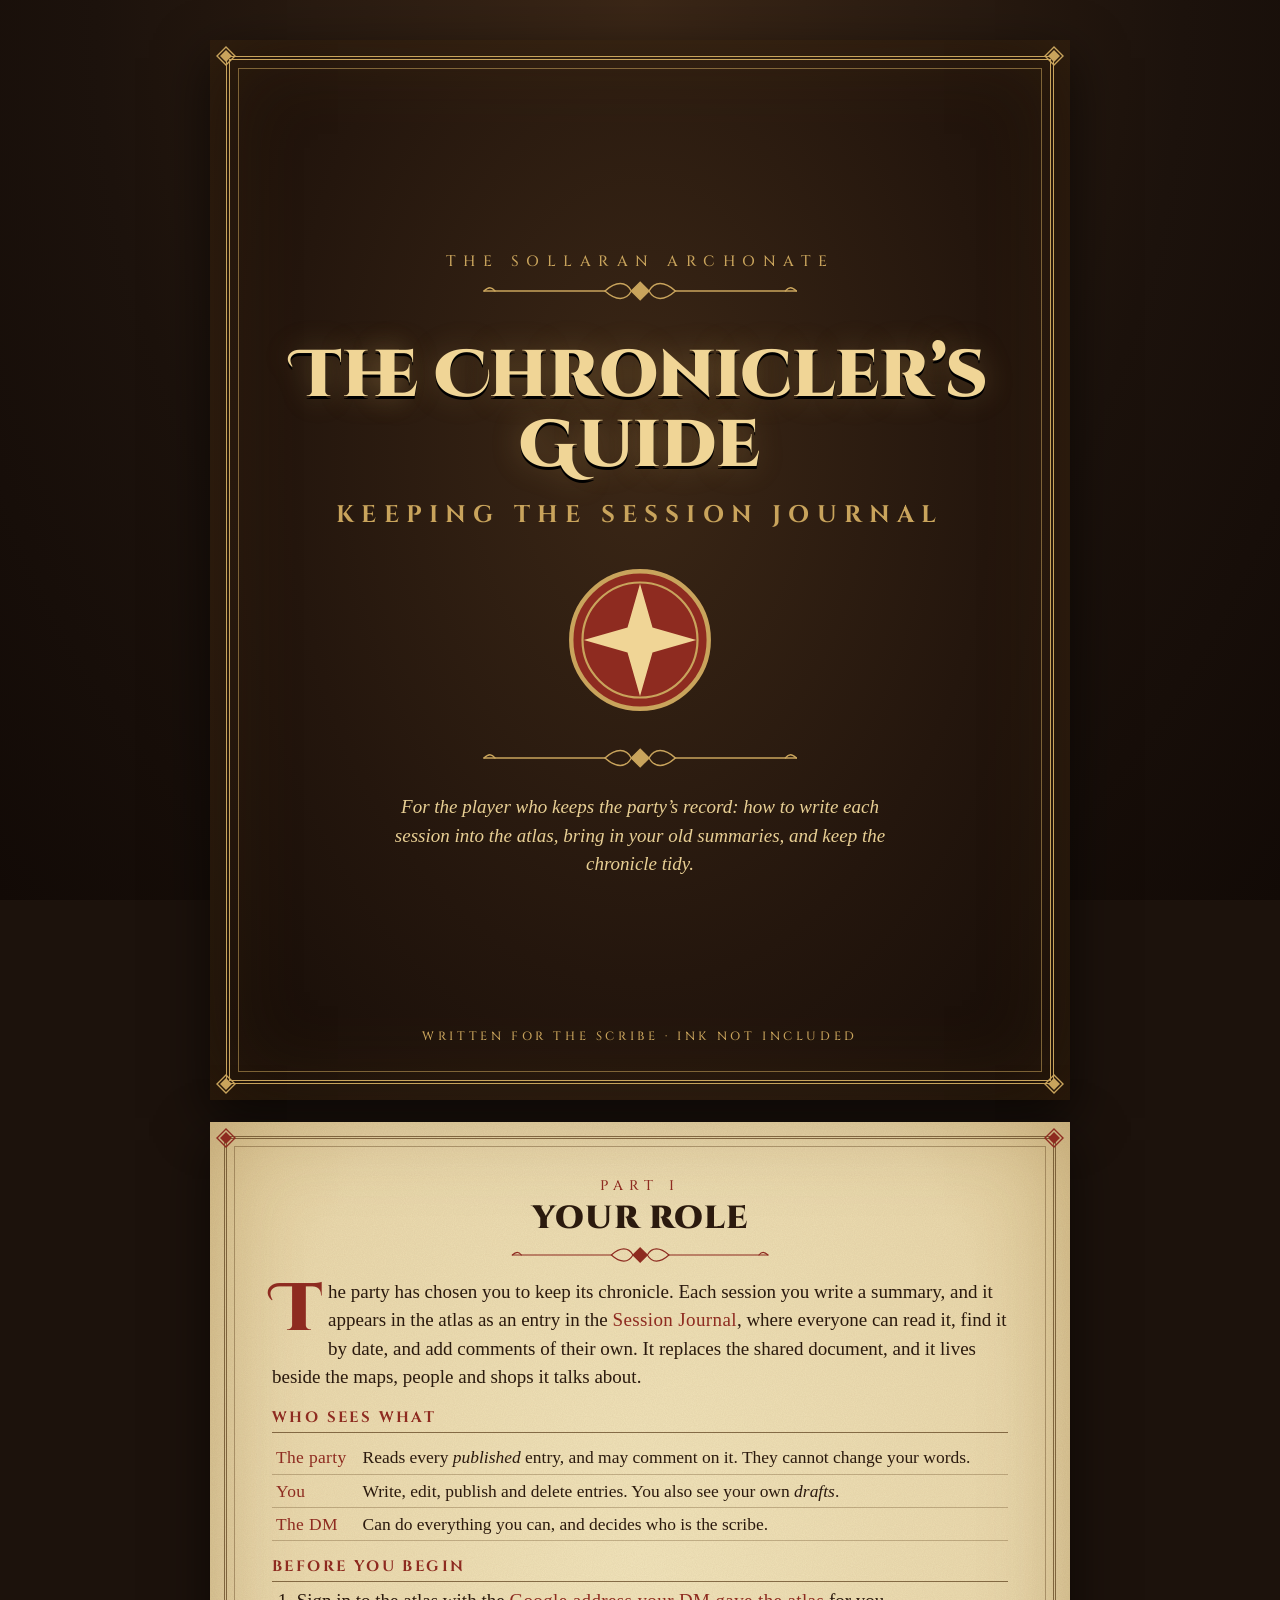
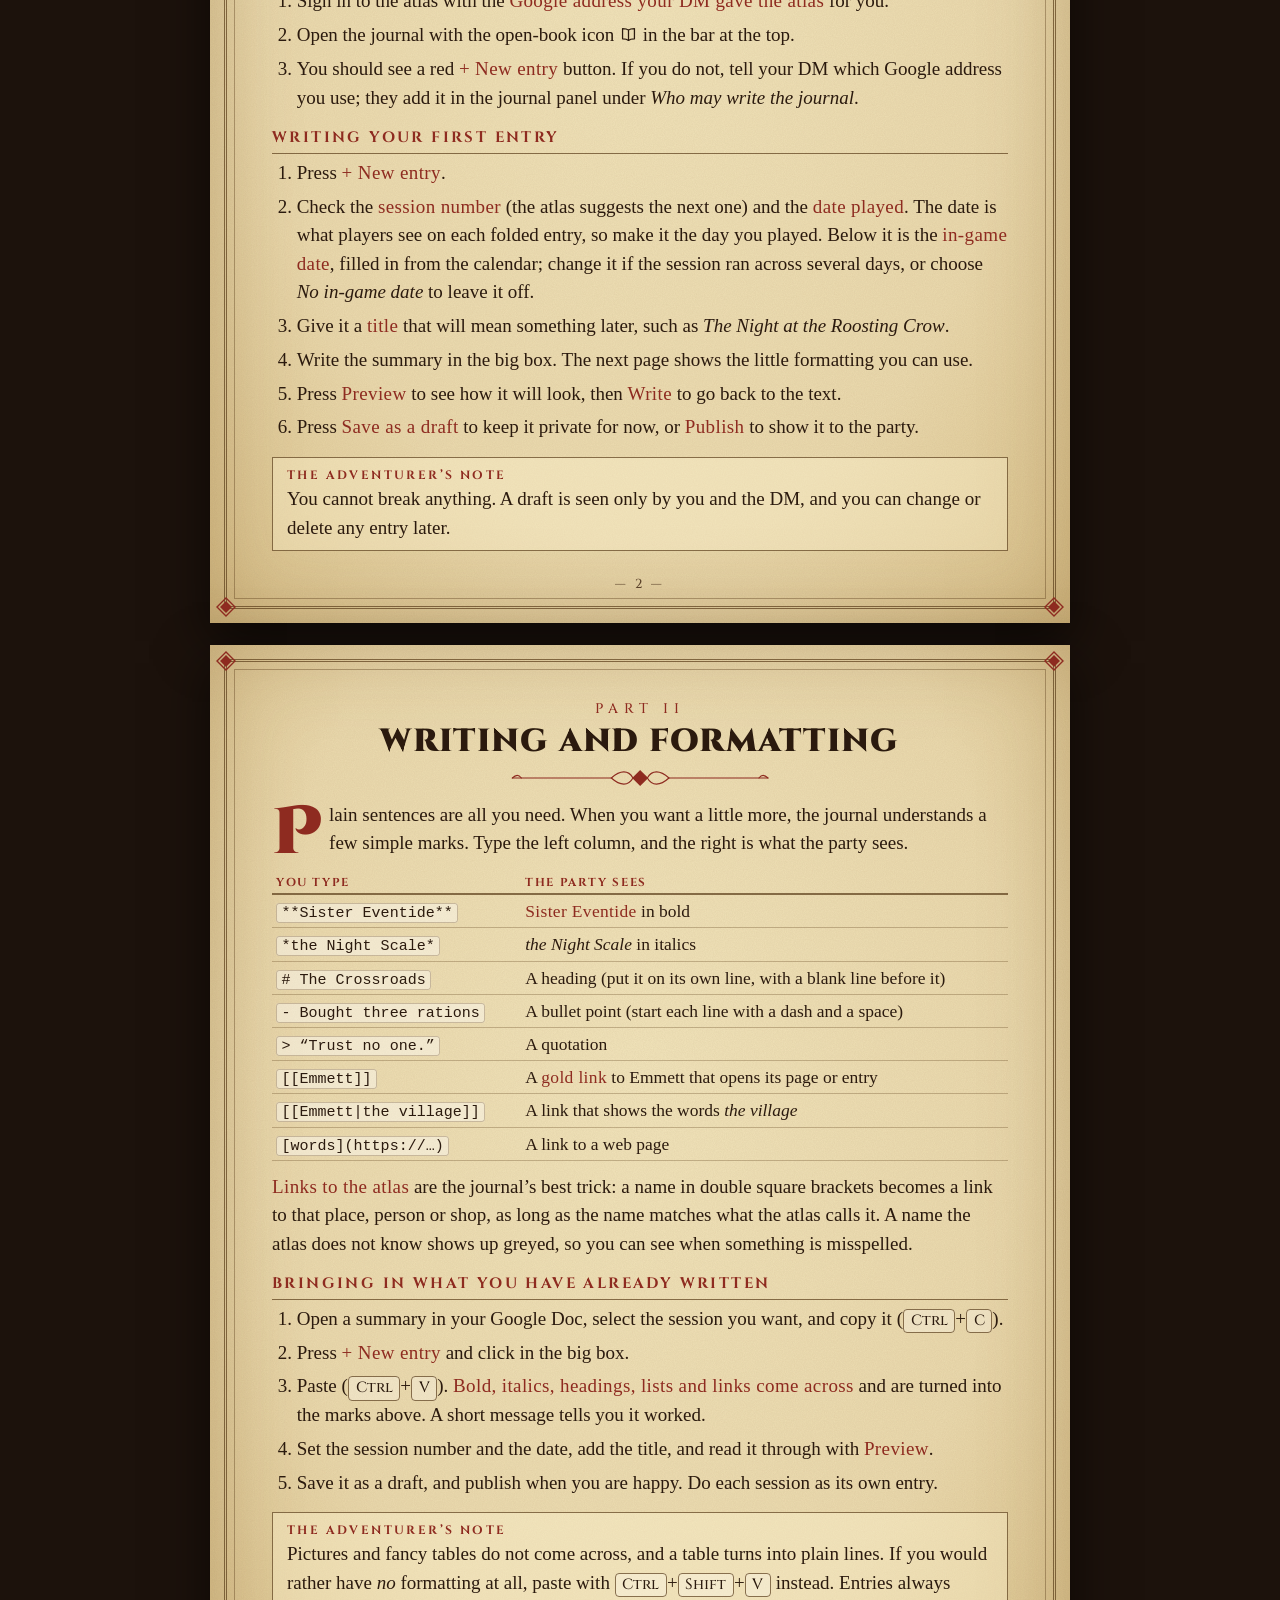
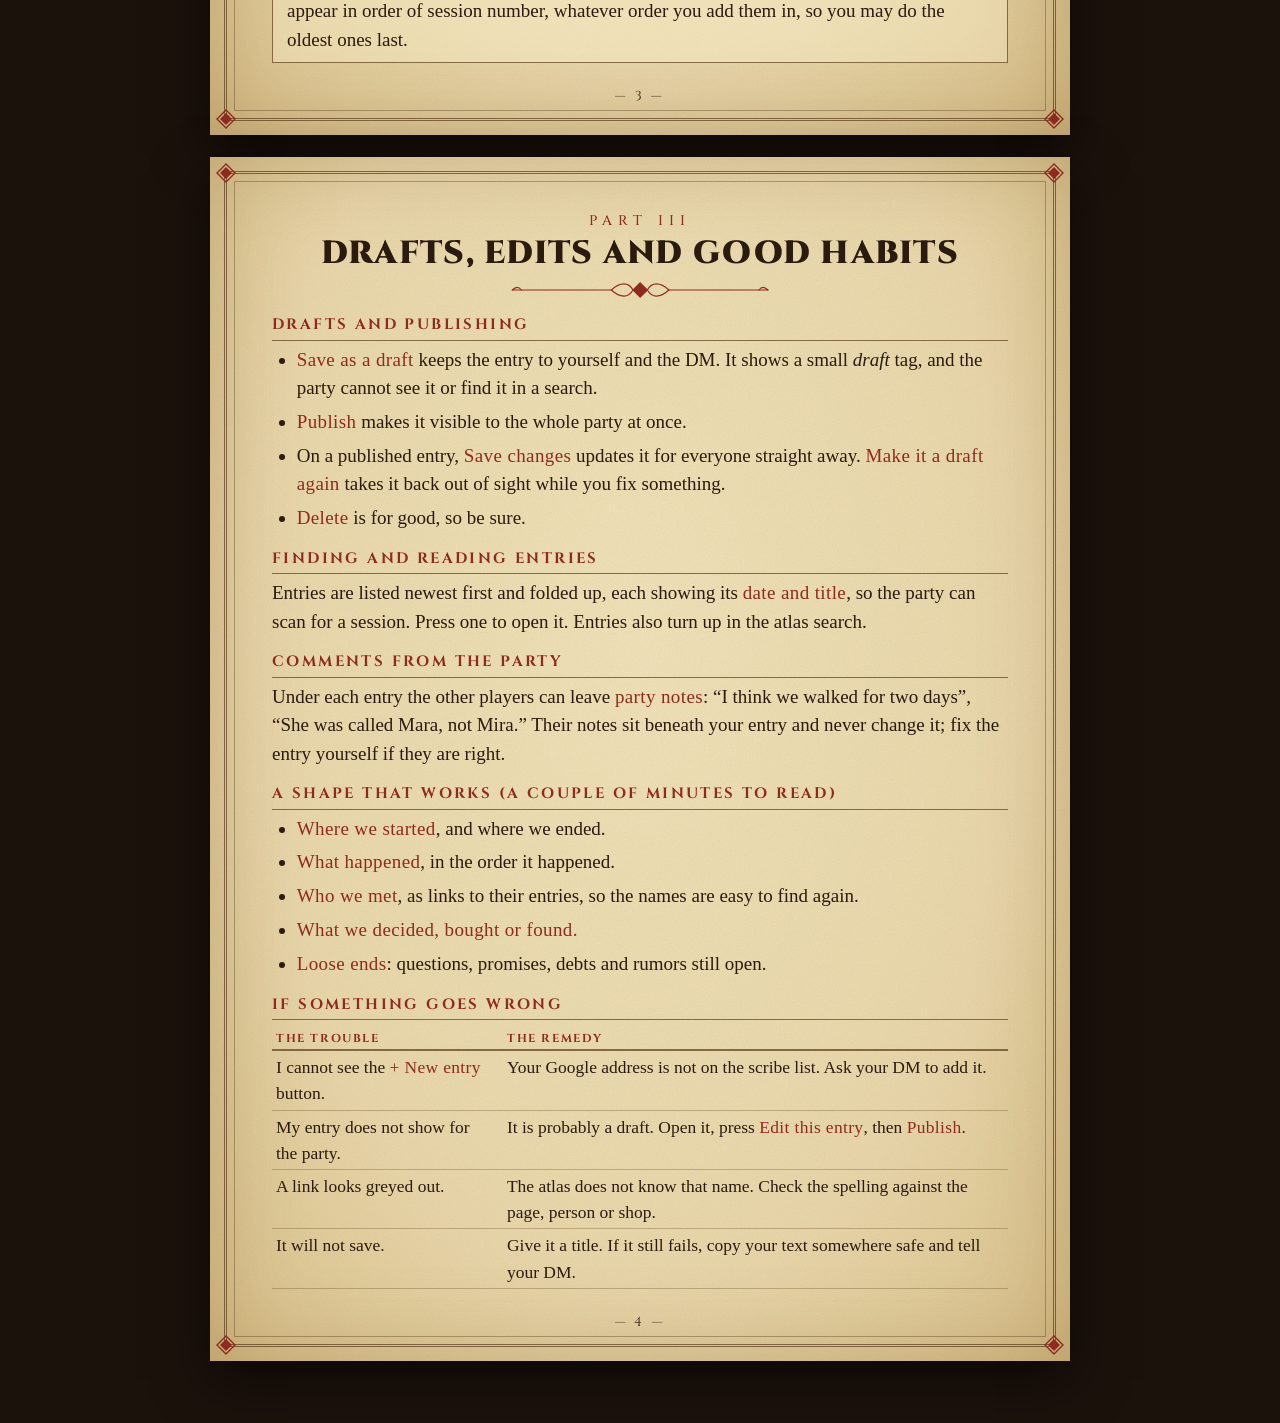
<file: scribe-guide.html>
<!doctype html>
<html lang="en">
<head>
<meta charset="utf-8">
<meta name="viewport" content="width=device-width, initial-scale=1">
<title>The Chronicler's Guide: Keeping the Session Journal</title>
<meta name="theme-color" content="#1c120c">
<link rel="preconnect" href="https://fonts.googleapis.com">
<link rel="preconnect" href="https://fonts.gstatic.com" crossorigin>
<link href="https://fonts.googleapis.com/css2?family=Cinzel:wght@500;700;900&family=Cinzel+Decorative:wght@700;900&family=IM+Fell+English:ital@0;1&family=IM+Fell+English+SC&display=swap" rel="stylesheet">
<style>
:root {
  --paper: #ead9ad; --paper-lo: #d9c18a; --ink: #2b1a0e; --ink-soft: #5a4129; --wax: #8e2b20; --gold: #c9a45c; --gold-hi: #f0d596; --leather: #1c120c;
  --rule: rgba(90, 60, 25, .7);
}
* { box-sizing: border-box; }
html { background: var(--leather); }
body {
  margin: 0; padding: 18px 0 40px; color: var(--ink); font: 400 19px/1.5 'IM Fell English', Georgia, serif;
  background: radial-gradient(ellipse at 50% 0%, #3a2616 0%, #1c120c 60%, #120a06 100%) fixed;
  -webkit-font-smoothing: antialiased;
}
svg.i { width: 1em; height: 1em; fill: none; stroke: currentColor; stroke-width: 1.6; stroke-linecap: round; stroke-linejoin: round; vertical-align: -.14em; }

/* ── a page of the book ───────────────────────────────────────── */
.sheet {
  position: relative; width: min(860px, calc(100vw - 20px)); margin: 22px auto; padding: 54px 62px 60px;
  background:
    url("data:image/svg+xml;utf8,<svg xmlns='http://www.w3.org/2000/svg' width='220' height='220'><filter id='n'><feTurbulence type='fractalNoise' baseFrequency='.9' numOctaves='2' seed='4'/><feColorMatrix values='0 0 0 0 .35  0 0 0 0 .22  0 0 0 0 .1  0 0 0 .13 0'/></filter><rect width='220' height='220' filter='url(%23n)'/></svg>"),
    radial-gradient(ellipse at 50% 40%, #f1e4bb 0%, var(--paper) 62%, var(--paper-lo) 100%);
  box-shadow: 0 18px 50px rgba(0, 0, 0, .6), inset 0 0 90px rgba(120, 80, 30, .28);
  counter-increment: sheet;
}
.sheet::before { content: ''; position: absolute; inset: 14px; border: 3px double var(--rule); pointer-events: none; }
.sheet::after { content: ''; position: absolute; inset: 24px; border: 1px solid rgba(90, 60, 25, .4); pointer-events: none; }
.knot { position: absolute; width: 22px; height: 22px; z-index: 2; color: var(--wax); }
.knot.tl { top: 5px; left: 5px; } .knot.tr { top: 5px; right: 5px; } .knot.bl { bottom: 5px; left: 5px; } .knot.br { bottom: 5px; right: 5px; }
.folio { position: absolute; left: 0; right: 0; bottom: 30px; text-align: center; font: 500 13px 'Cinzel', serif; letter-spacing: .25em; color: var(--ink-soft); }
.folio::before { content: '\2014  ' counter(sheet) '  \2014'; }

/* ── type ─────────────────────────────────────────────────────── */
h1, h2, h3, h4 { font-family: 'Cinzel', serif; font-weight: 700; margin: 0; color: var(--ink); }
.chapter-no { text-align: center; font: 500 14px 'Cinzel', serif; letter-spacing: .42em; text-transform: uppercase; color: var(--wax); }
h2.ch { text-align: center; font: 900 32px/1.15 'Cinzel', serif; letter-spacing: .04em; margin: 6px 0 4px; text-transform: uppercase; }
.rule { display: block; margin: 8px auto 14px; width: 62%; color: var(--wax); }
.epigraph { text-align: center; font-style: italic; color: var(--ink-soft); margin: 0 auto 16px; max-width: 34em; }
p { margin: 0 0 .75em; text-wrap: pretty; }
.chapter > p.lead::first-letter {
  font: 900 3.55em/.82 'Cinzel Decorative', serif; color: var(--wax); float: left; padding: .06em .09em 0 0;
}
h3 { font-size: 15px; letter-spacing: .16em; text-transform: uppercase; margin: 15px 0 5px; color: var(--wax); border-bottom: 1px solid var(--rule); padding-bottom: 3px; }
ul, ol { margin: 0 0 .8em; padding-left: 1.3em; } li { margin-bottom: .28em; }
b, strong { font-weight: 400; color: var(--wax); font-family: 'IM Fell English SC', 'IM Fell English', serif; letter-spacing: .02em; }
em { color: var(--ink); }
kbd { font: 500 .78em 'Cinzel', serif; padding: .08em .45em; border: 1px solid var(--rule); border-radius: 4px; background: rgba(255, 255, 255, .28); white-space: nowrap; }
.num { font-family: 'Cinzel', serif; font-size: .86em; }

.note, .warn { margin: 12px 0; padding: 9px 14px 8px; border: 1px solid var(--rule); background: rgba(255, 245, 210, .34); position: relative; }
.note::before, .warn::before { content: 'The Adventurer\2019s Note'; display: block; font: 700 12px 'Cinzel', serif; letter-spacing: .2em; text-transform: uppercase; color: var(--wax); margin-bottom: 2px; }
.warn { border-style: double; border-width: 3px; }
.warn::before { content: 'Beware'; }
.note p:last-child, .warn p:last-child { margin-bottom: 0; }

table { width: 100%; border-collapse: collapse; margin: 8px 0 12px; font-size: .92em; }
th { font: 700 11.5px 'Cinzel', serif; letter-spacing: .14em; text-transform: uppercase; text-align: left; color: var(--wax); border-bottom: 2px solid var(--rule); padding: 3px 8px 3px 4px; }
td { padding: 3px 8px 3px 4px; border-bottom: 1px solid rgba(90, 60, 25, .3); vertical-align: top; }
td.r, th.r { text-align: right; }
.two { display: grid; grid-template-columns: 1fr 1fr; gap: 0 28px; }
.icons td:first-child { width: 2.6em; text-align: center; font-size: 1.35em; color: var(--wax); }
.icons td:nth-child(2) { white-space: nowrap; width: 8.4em; }

/* ── cover ────────────────────────────────────────────────────── */
.cover { background: radial-gradient(ellipse at 50% 38%, #3b2716 0%, #24160d 58%, #150c07 100%); color: var(--gold-hi); min-height: 1060px; display: flex; flex-direction: column; align-items: center; justify-content: center; text-align: center; padding: 70px 70px; }
.cover::before { border: 4px double var(--gold); inset: 16px; } .cover::after { border: 1px solid rgba(201, 164, 92, .55); inset: 28px; }
.cover .knot { color: var(--gold); }
.cover .small { font: 500 15px 'Cinzel', serif; letter-spacing: .5em; text-transform: uppercase; color: var(--gold); }
.cover h1 { font: 900 66px/1.05 'Cinzel Decorative', serif; color: var(--gold-hi); margin: 26px 0 10px; text-shadow: 0 3px 0 #000, 0 0 30px rgba(201, 164, 92, .3); }
.cover .sub { font: 700 24px 'Cinzel', serif; letter-spacing: .3em; text-transform: uppercase; color: var(--gold); margin: 8px 0 10px; }
.cover .seal { width: 150px; height: 150px; margin: 24px 0; color: var(--gold); }
.cover .seal circle { fill: #8e2b20; stroke: var(--gold); stroke-width: .7; } .cover .seal path { fill: var(--gold-hi); stroke: none; }
.cover p { max-width: 28em; font-style: italic; color: #e8cf94; margin: 10px auto; }
.cover .base { position: absolute; left: 0; right: 0; bottom: 56px; font: 500 12px 'Cinzel', serif; letter-spacing: .3em; text-transform: uppercase; color: var(--gold); }
.cover .rule { color: var(--gold); }
.cover .folio { display: none; }

/* ── contents ─────────────────────────────────────────────────── */
.toc { list-style: none; padding: 0; margin: 14px 0; columns: 2; column-gap: 40px; }
.toc li { break-inside: avoid; margin: 0 0 7px; display: flex; gap: 8px; align-items: baseline; }
.toc a { color: var(--ink); text-decoration: none; flex: 1; border-bottom: 1px dotted var(--rule); }
.toc a:hover { color: var(--wax); }
.toc .n { font: 700 12px 'Cinzel', serif; color: var(--wax); letter-spacing: .1em; width: 2.6em; }

@media (max-width: 720px) {
  body { font-size: 17.5px; }
  .sheet { padding: 40px 24px 52px; }
  h2.ch { font-size: 24px; } .cover h1 { font-size: 40px; } .cover .sub { font-size: 17px; letter-spacing: .2em; }
  .toc { columns: 1; } .two { grid-template-columns: 1fr; }
  .cover { min-height: 780px; padding: 50px 28px; }
}

/* ── printing: every sheet becomes one Letter page ────────────── */
@page { size: Letter; margin: 0; }
@media print {
  html, body { background: #fff !important; }
  body { padding: 0; font-size: 11.4pt; line-height: 1.38; -webkit-print-color-adjust: exact; print-color-adjust: exact; }
  .sheet { width: 8.5in; height: 11in; margin: 0; padding: .62in .78in .7in; box-shadow: none; break-after: page; page-break-after: always; overflow: hidden; }
  .sheet:last-child { break-after: auto; page-break-after: auto; }
  .sheet::before { inset: .24in; } .sheet::after { inset: .34in; }
  .cover { min-height: 0; }
  h2.ch { font-size: 26pt; } .cover h1 { font-size: 54pt; }
  .folio { bottom: .5in; }
  h3 { margin-top: 10px; } .note, .warn { margin: 8px 0; } p { margin-bottom: .55em; }
}
code { font: .86em 'Courier New', monospace; background: rgba(255,255,255,.4); padding: 0 .3em; border: 1px solid rgba(90,60,25,.28); border-radius: 3px; color: var(--ink); white-space: nowrap; }
</style>
</head>
<body>

<svg width="0" height="0" style="position:absolute" aria-hidden="true">
  <defs>
    <symbol id="fl" viewBox="0 0 300 20"><g fill="none" stroke="currentColor" stroke-width="1.3" stroke-linecap="round">
      <path d="M8 10H118M182 10H292"/><path d="M118 10c10-9 19-9 24 0-5 9-14 9-24 0zM182 10c-10-9-19-9-24 0 5 9 14 9 24 0z"/>
      <path d="M150 2l8 8-8 8-8-8z" fill="currentColor"/><path d="M8 10c4-4 7-4 10 0M292 10c-4-4-7-4-10 0"/></g></symbol>
    <symbol id="kn" viewBox="0 0 22 22"><g fill="none" stroke="currentColor" stroke-width="1.4"><path d="M11 2l9 9-9 9-9-9z"/><path d="M11 6l5 5-5 5-5-5z" fill="currentColor"/></g></symbol>
    <symbol id="seal" viewBox="0 0 24 24"><circle cx="12" cy="12" r="11" fill="#8e2b20" stroke="#c9a45c" stroke-width=".7"/><circle cx="12" cy="12" r="9.2" fill="none" stroke="#c9a45c" stroke-width=".35"/><path d="M12 3l2 7 7 2-7 2-2 7-2-7-7-2 7-2z" fill="#f0d596"/></symbol>
    <symbol id="d20" viewBox="0 0 24 24"><path d="M12 2l9 5v10l-9 5-9-5V7zM12 7l5 8H7zM12 2v5M3 7l4 8M21 7l-4 8M12 22l-5-7M12 22l5-7"/></symbol>
    <symbol id="coins" viewBox="0 0 24 24"><ellipse cx="12" cy="6.5" rx="7" ry="3"/><path d="M5 6.5v4c0 1.7 3.1 3 7 3s7-1.3 7-3v-4M5 10.5v4c0 1.7 3.1 3 7 3s7-1.3 7-3v-4"/></symbol>
    <symbol id="anvil" viewBox="0 0 24 24"><path d="M3 8h14c2.5 0 3.6 1.6 4.5 3-2 0-4 .6-5 2.2L15 15h-3v3h4v2.5H7V18h4v-3H9c-.8-2-2.4-4-6-4z"/></symbol>
    <symbol id="flask" viewBox="0 0 24 24"><path d="M9 3h6M10 3v6l-5.2 9.2A2 2 0 0 0 6.5 21h11a2 2 0 0 0 1.7-2.8L14 9V3M7.5 15h9"/></symbol>
    <symbol id="compass" viewBox="0 0 24 24"><circle cx="12" cy="12" r="9"/><path d="M12 5l2.3 6.7L12 19l-2.3-7.3zM12 1v2M12 21v2M1 12h2M21 12h2"/></symbol>
    <symbol id="scroll" viewBox="0 0 24 24"><path d="M6 3h11a2 2 0 0 1 2 2v13a3 3 0 0 1-3 3H8a3 3 0 0 1-3-3V6a3 3 0 0 1 1-3zM9 8h7M9 12h7M9 16h4"/></symbol>
  </defs>
</svg>


<section class="sheet cover" id="top">
  <svg class="knot tl"><use href="#kn"/></svg><svg class="knot tr"><use href="#kn"/></svg><svg class="knot bl"><use href="#kn"/></svg><svg class="knot br"><use href="#kn"/></svg>
  <div class="small">The Sollaran Archonate</div>
  <svg class="rule" viewBox="0 0 300 20" width="320" height="22"><use href="#fl"/></svg>
  <h1>The Chronicler&rsquo;s<br>Guide</h1>
  <div class="sub">Keeping the Session Journal</div>
  <svg class="seal" viewBox="0 0 24 24"><use href="#seal"/></svg>
  <svg class="rule" viewBox="0 0 300 20" width="320" height="22"><use href="#fl"/></svg>
  <p>For the player who keeps the party&rsquo;s record: how to write each session into the atlas, bring in your old summaries, and keep the chronicle tidy.</p>
  <div class="base">Written for the Scribe &middot; Ink not included</div>
</section>

<section class="sheet" id="p1">
  <svg class="knot tl"><use href="#kn"/></svg><svg class="knot tr"><use href="#kn"/></svg><svg class="knot bl"><use href="#kn"/></svg><svg class="knot br"><use href="#kn"/></svg>
  <div class="chapter">
    <div class="chapter-no">Part I</div>
    <h2 class="ch">Your Role</h2>
    <svg class="rule" viewBox="0 0 300 20" width="260" height="18"><use href="#fl"/></svg>
    <p class="lead">The party has chosen you to keep its chronicle. Each session you write a summary, and it appears in the atlas as an entry in the <b>Session Journal</b>, where everyone can read it, find it by date, and add comments of their own. It replaces the shared document, and it lives beside the maps, people and shops it talks about.</p>
    <h3>Who sees what</h3>
    <table>
      <tr><td><b>The party</b></td><td>Reads every <em>published</em> entry, and may comment on it. They cannot change your words.</td></tr>
      <tr><td><b>You</b></td><td>Write, edit, publish and delete entries. You also see your own <em>drafts</em>.</td></tr>
      <tr><td><b>The DM</b></td><td>Can do everything you can, and decides who is the scribe.</td></tr>
    </table>
    <h3>Before you begin</h3>
    <ol>
      <li>Sign in to the atlas with the <b>Google address your DM gave the atlas</b> for you.</li>
      <li>Open the journal with the open-book icon <svg class="i" viewBox="0 0 24 24"><path d="M12 6.5C10.4 5 8 4.5 4.5 4.5v13C8 17.5 10.4 18 12 19.5c1.6-1.5 4-2 7.5-2v-13C16 4.5 13.6 5 12 6.5zM12 6.5v13"/></svg> in the bar at the top.</li>
      <li>You should see a red <b>+ New entry</b> button. If you do not, tell your DM which Google address you use; they add it in the journal panel under <em>Who may write the journal</em>.</li>
    </ol>
    <h3>Writing your first entry</h3>
    <ol>
      <li>Press <b>+ New entry</b>.</li>
      <li>Check the <b>session number</b> (the atlas suggests the next one) and the <b>date played</b>. The date is what players see on each folded entry, so make it the day you played. Below it is the <b>in-game date</b>, filled in from the calendar; change it if the session ran across several days, or choose <em>No in-game date</em> to leave it off.</li>
      <li>Give it a <b>title</b> that will mean something later, such as <em>The Night at the Roosting Crow</em>.</li>
      <li>Write the summary in the big box. The next page shows the little formatting you can use.</li>
      <li>Press <b>Preview</b> to see how it will look, then <b>Write</b> to go back to the text.</li>
      <li>Press <b>Save as a draft</b> to keep it private for now, or <b>Publish</b> to show it to the party.</li>
    </ol>
    <div class="note"><p>You cannot break anything. A draft is seen only by you and the DM, and you can change or delete any entry later.</p></div>
  </div>
  <div class="folio"></div>
</section>

<section class="sheet" id="p2">
  <svg class="knot tl"><use href="#kn"/></svg><svg class="knot tr"><use href="#kn"/></svg><svg class="knot bl"><use href="#kn"/></svg><svg class="knot br"><use href="#kn"/></svg>
  <div class="chapter">
    <div class="chapter-no">Part II</div>
    <h2 class="ch">Writing and Formatting</h2>
    <svg class="rule" viewBox="0 0 300 20" width="260" height="18"><use href="#fl"/></svg>
    <p class="lead">Plain sentences are all you need. When you want a little more, the journal understands a few simple marks. Type the left column, and the right is what the party sees.</p>
    <table>
      <tr><th>You type</th><th>The party sees</th></tr>
      <tr><td><code>**Sister Eventide**</code></td><td><b>Sister Eventide</b> in bold</td></tr>
      <tr><td><code>*the Night Scale*</code></td><td><em>the Night Scale</em> in italics</td></tr>
      <tr><td><code># The Crossroads</code></td><td>A heading (put it on its own line, with a blank line before it)</td></tr>
      <tr><td><code>- Bought three rations</code></td><td>A bullet point (start each line with a dash and a space)</td></tr>
      <tr><td><code>&gt; &ldquo;Trust no one.&rdquo;</code></td><td>A quotation</td></tr>
      <tr><td><code>[[Emmett]]</code></td><td>A <b>gold link</b> to Emmett that opens its page or entry</td></tr>
      <tr><td><code>[[Emmett|the village]]</code></td><td>A link that shows the words <em>the village</em></td></tr>
      <tr><td><code>[words](https://&hellip;)</code></td><td>A link to a web page</td></tr>
    </table>
    <p><b>Links to the atlas</b> are the journal&rsquo;s best trick: a name in double square brackets becomes a link to that place, person or shop, as long as the name matches what the atlas calls it. A name the atlas does not know shows up greyed, so you can see when something is misspelled.</p>
    <h3>Bringing in what you have already written</h3>
    <ol>
      <li>Open a summary in your Google Doc, select the session you want, and copy it (<kbd>Ctrl</kbd>+<kbd>C</kbd>).</li>
      <li>Press <b>+ New entry</b> and click in the big box.</li>
      <li>Paste (<kbd>Ctrl</kbd>+<kbd>V</kbd>). <b>Bold, italics, headings, lists and links come across</b> and are turned into the marks above. A short message tells you it worked.</li>
      <li>Set the session number and the date, add the title, and read it through with <b>Preview</b>.</li>
      <li>Save it as a draft, and publish when you are happy. Do each session as its own entry.</li>
    </ol>
    <div class="note"><p>Pictures and fancy tables do not come across, and a table turns into plain lines. If you would rather have <em>no</em> formatting at all, paste with <kbd>Ctrl</kbd>+<kbd>Shift</kbd>+<kbd>V</kbd> instead. Entries always appear in order of session number, whatever order you add them in, so you may do the oldest ones last.</p></div>
  </div>
  <div class="folio"></div>
</section>

<section class="sheet" id="p3">
  <svg class="knot tl"><use href="#kn"/></svg><svg class="knot tr"><use href="#kn"/></svg><svg class="knot bl"><use href="#kn"/></svg><svg class="knot br"><use href="#kn"/></svg>
  <div class="chapter">
    <div class="chapter-no">Part III</div>
    <h2 class="ch">Drafts, Edits and Good Habits</h2>
    <svg class="rule" viewBox="0 0 300 20" width="260" height="18"><use href="#fl"/></svg>
    <h3>Drafts and publishing</h3>
    <ul>
      <li><b>Save as a draft</b> keeps the entry to yourself and the DM. It shows a small <em>draft</em> tag, and the party cannot see it or find it in a search.</li>
      <li><b>Publish</b> makes it visible to the whole party at once.</li>
      <li>On a published entry, <b>Save changes</b> updates it for everyone straight away. <b>Make it a draft again</b> takes it back out of sight while you fix something.</li>
      <li><b>Delete</b> is for good, so be sure.</li>
    </ul>
    <h3>Finding and reading entries</h3>
    <p>Entries are listed newest first and folded up, each showing its <b>date and title</b>, so the party can scan for a session. Press one to open it. Entries also turn up in the atlas search.</p>
    <h3>Comments from the party</h3>
    <p>Under each entry the other players can leave <b>party notes</b>: &ldquo;I think we walked for two days&rdquo;, &ldquo;She was called Mara, not Mira.&rdquo; Their notes sit beneath your entry and never change it; fix the entry yourself if they are right.</p>
    <h3>A shape that works (a couple of minutes to read)</h3>
    <ul>
      <li><b>Where we started</b>, and where we ended.</li>
      <li><b>What happened</b>, in the order it happened.</li>
      <li><b>Who we met</b>, as links to their entries, so the names are easy to find again.</li>
      <li><b>What we decided, bought or found.</b></li>
      <li><b>Loose ends</b>: questions, promises, debts and rumors still open.</li>
    </ul>
    <h3>If something goes wrong</h3>
    <table>
      <tr><th>The trouble</th><th>The remedy</th></tr>
      <tr><td>I cannot see the <b>+ New entry</b> button.</td><td>Your Google address is not on the scribe list. Ask your DM to add it.</td></tr>
      <tr><td>My entry does not show for the party.</td><td>It is probably a draft. Open it, press <b>Edit this entry</b>, then <b>Publish</b>.</td></tr>
      <tr><td>A link looks greyed out.</td><td>The atlas does not know that name. Check the spelling against the page, person or shop.</td></tr>
      <tr><td>It will not save.</td><td>Give it a title. If it still fails, copy your text somewhere safe and tell your DM.</td></tr>
    </table>
  </div>
  <div class="folio"></div>
</section>

</body>
</html>
</file>
